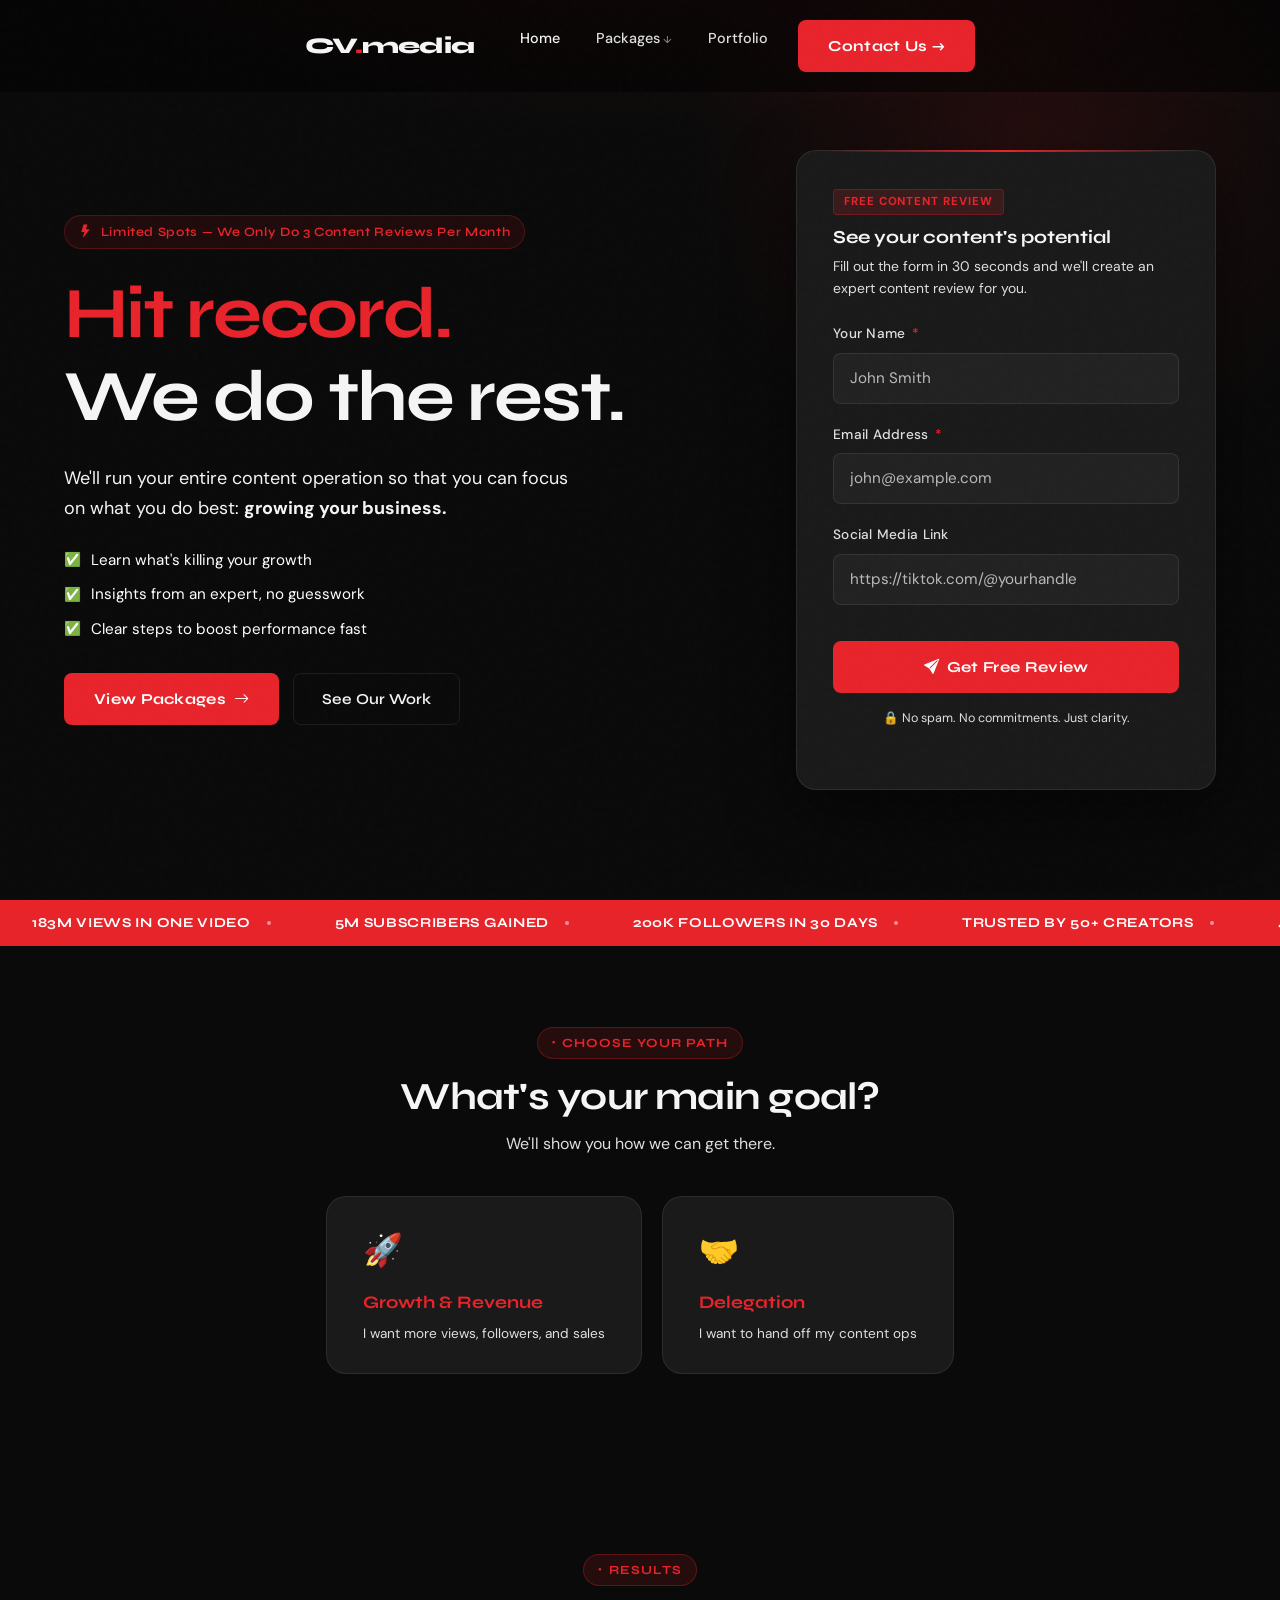
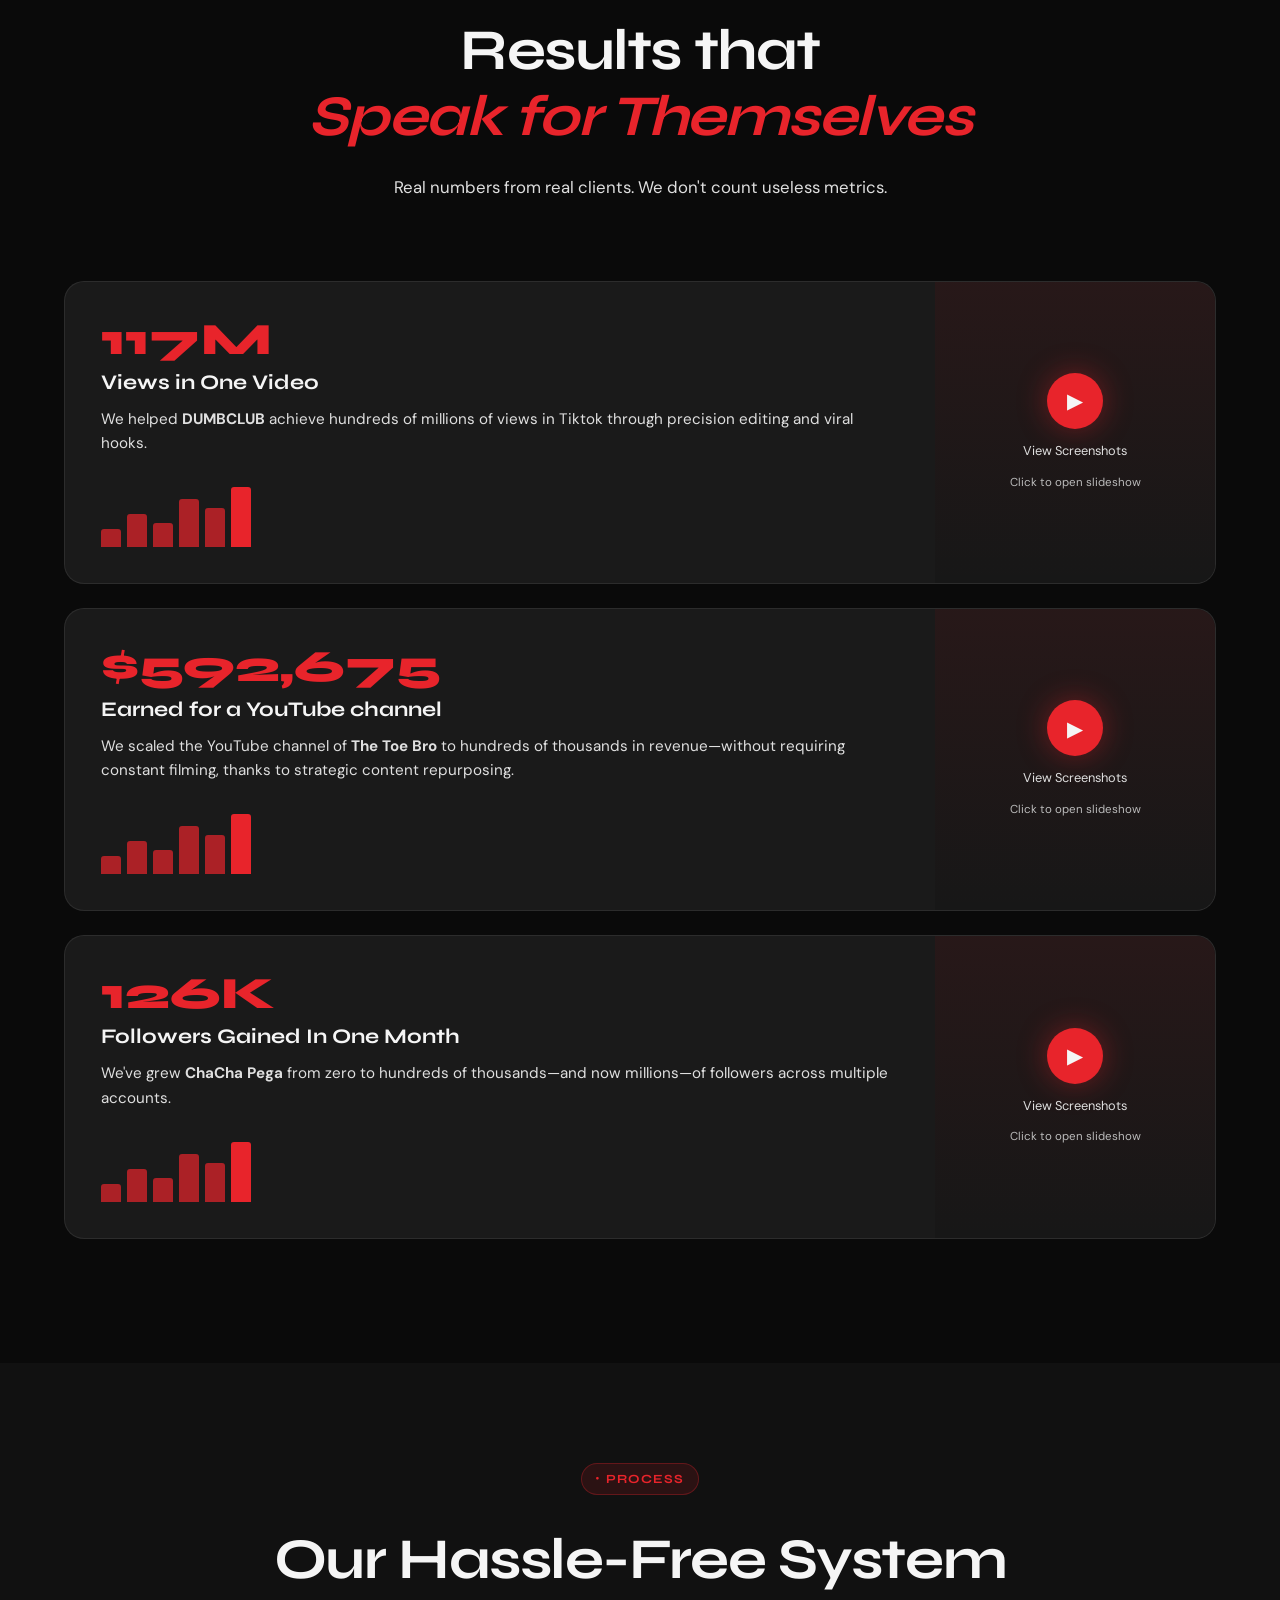
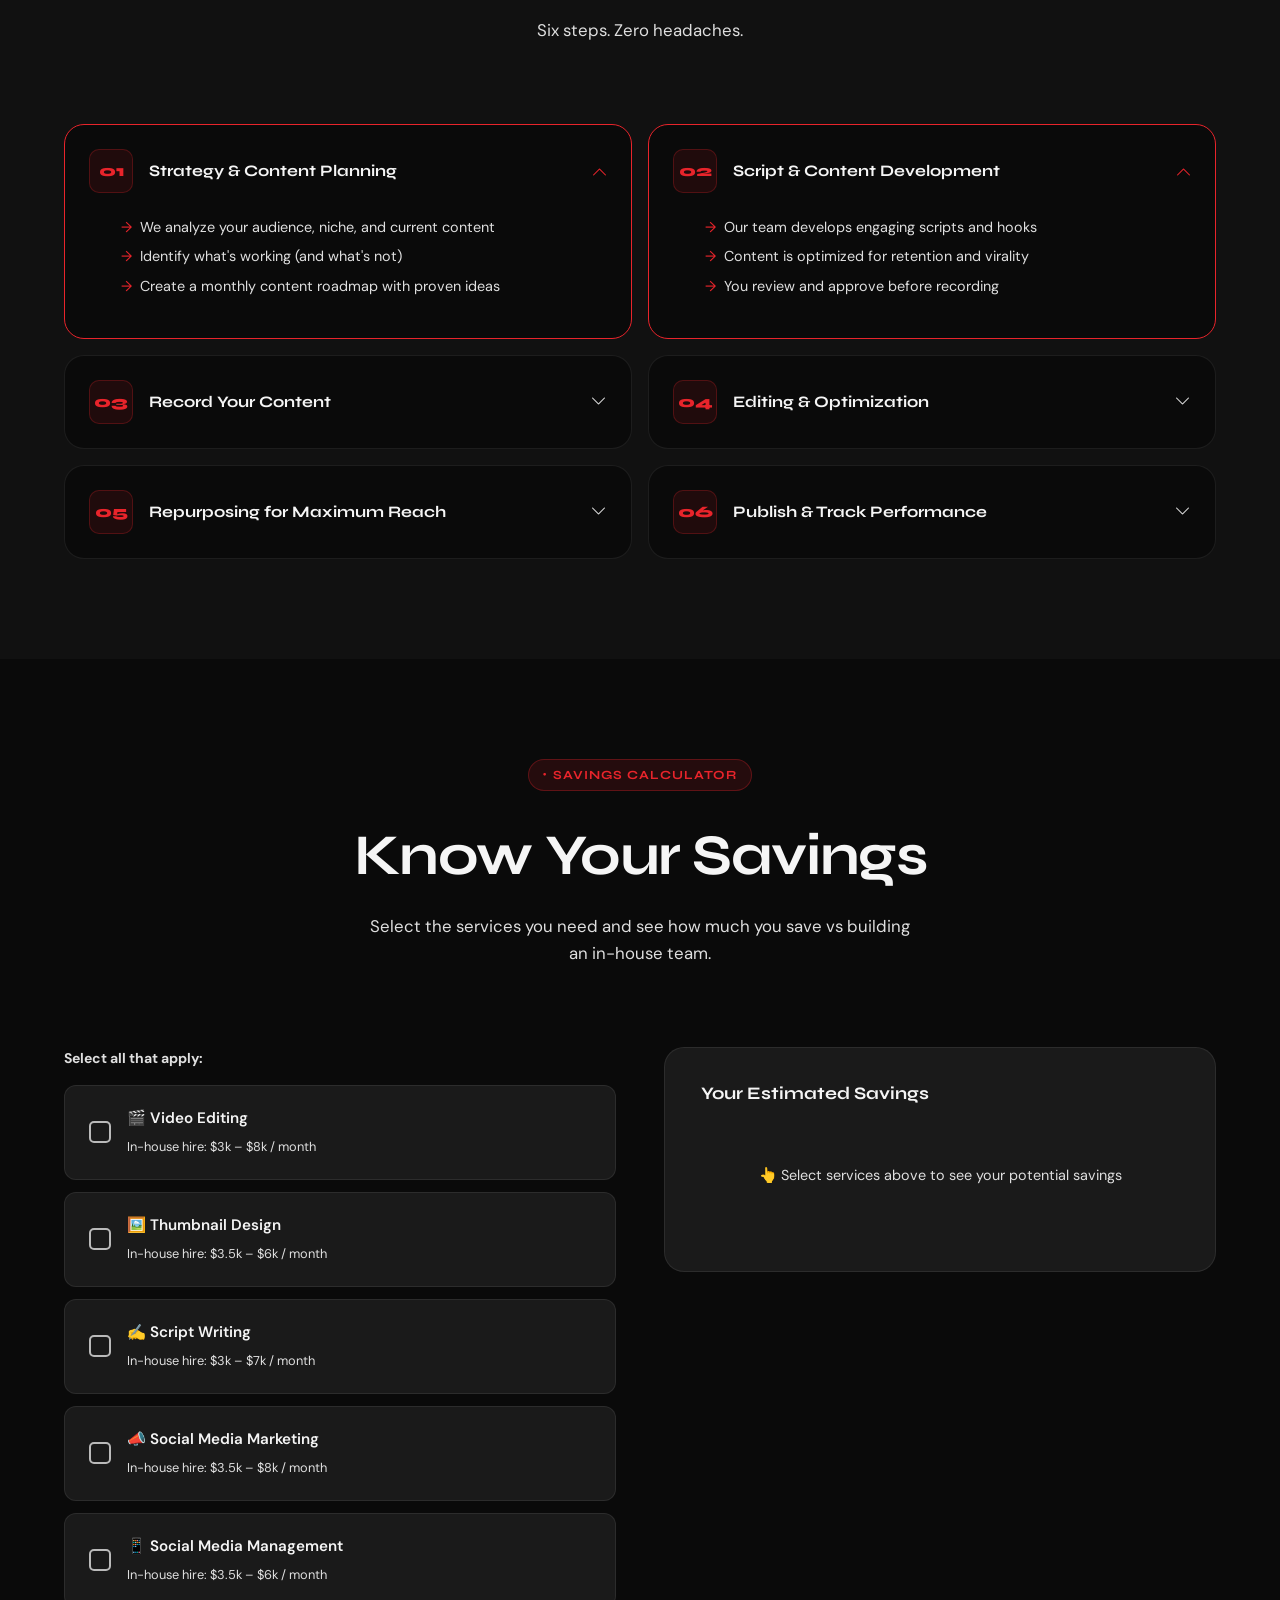
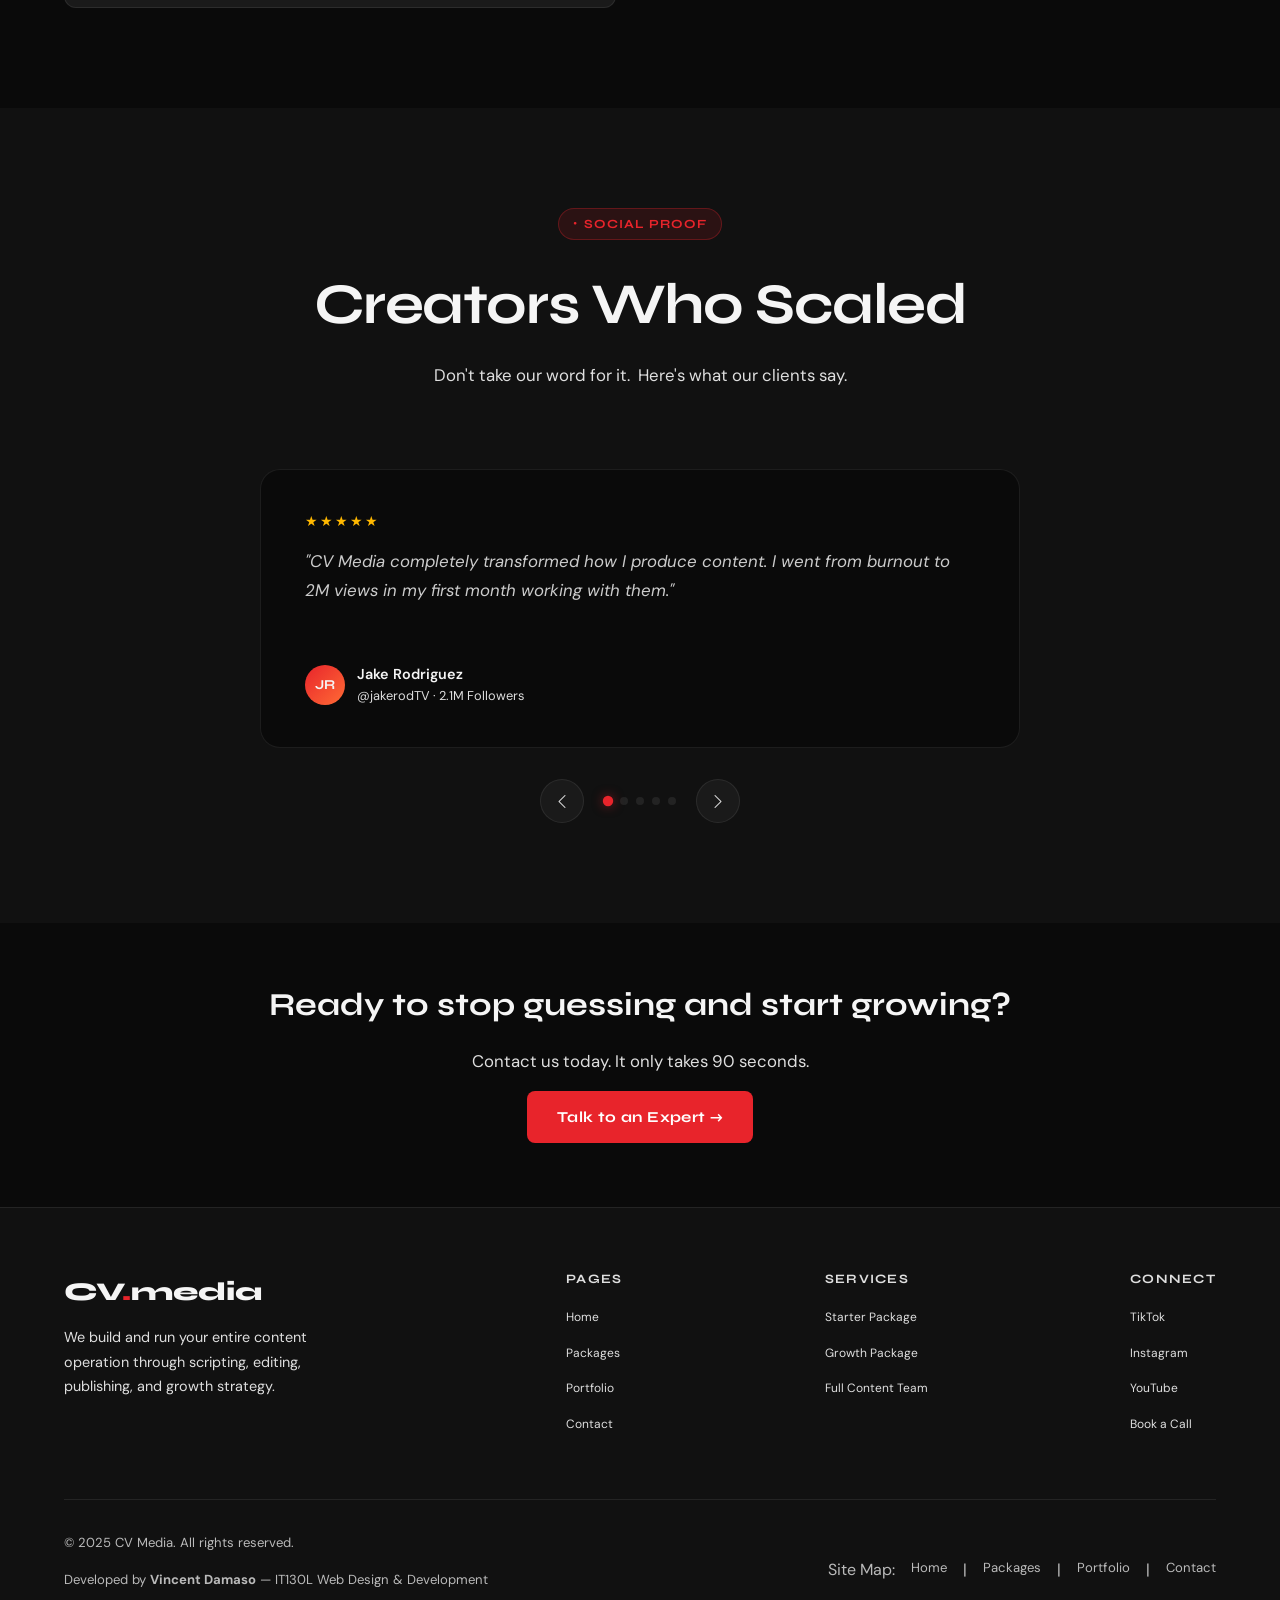
<file: index.html>
<!DOCTYPE html>
<html lang="en">
<head>
  <meta charset="UTF-8">
  <meta name="viewport" content="width=device-width, initial-scale=1.0">
  <meta name="description" content="CV Media — Scale your content without wasting money on an in-house team. We are a premium content creation agency.">
  <title>CV Media</title>

  <!-- Bootstrap 5 -->
  <link rel="stylesheet" href="https://cdn.jsdelivr.net/npm/bootstrap@5.3.3/dist/css/bootstrap.min.css">
  <!-- Bootstrap Icons -->
  <link rel="stylesheet" href="https://cdn.jsdelivr.net/npm/bootstrap-icons@1.11.3/font/bootstrap-icons.min.css">
  <!-- Custom CSS -->
  <link rel="stylesheet" href="css/style.css">
  <link rel="stylesheet" href="css/home.css">
</head>
<body>

<!-- ═══════════════════════════════ BAR ══════════════════════════════════ -->
<nav class="navbar" role="navigation" aria-label="Main navigation">
  <div class="nav-inner">
    <a href="index.html" class="nav-logo" aria-label="CV Media Home">CV<span>.</span>media</a>

    <ul class="nav-links" role="list">
      <li><a href="index.html" class="active">Home</a></li>
      <li class="nav-dropdown">
        <a href="packages.html">Packages</a>
        <div class="dropdown-menu" role="menu">
          <a href="packages.html#starter" role="menuitem"><span class="ico">🚀</span> Starter Package</a>
          <a href="packages.html#growth"  role="menuitem"><span class="ico">📈</span> Growth Package</a>
          <a href="packages.html#full"    role="menuitem"><span class="ico">👑</span> Full Content Team</a>
          <a href="packages.html#faq"     role="menuitem"><span class="ico">❓</span> FAQ</a>
        </div>
      </li>
      <li><a href="portfolio.html">Portfolio</a></li>
    </ul>

    <a href="contact.html" class="btn-primary nav-cta" aria-label="Contact Us">Contact Us →</a>

    <button class="nav-toggle" id="navToggle" aria-label="Open mobile menu" aria-expanded="false">
      <span></span><span></span><span></span>
    </button>
  </div>
</nav>

<!-- Mobile Nav -->
<div class="mobile-nav" id="mobileNav" role="dialog" aria-label="Mobile navigation">
  <button class="mobile-nav-close" id="mobileClose" aria-label="Close menu">×</button>
  <a href="index.html">Home</a>
  <a href="packages.html">Packages</a>
  <a href="portfolio.html">Portfolio</a>
  <a href="contact.html">Contact</a>
  <a href="contact.html" class="btn-primary mt-24">Book Free Review →</a>
</div>


<!-- ════════════════════════════════ HERO ═══════════════════════════════════ -->
<section class="hero bg-gradient-animated" id="home" aria-labelledby="heroHeading">
  <div class="hero-glow" aria-hidden="true"></div>
  <div class="container">
    <div class="hero-grid">

      <!-- Left: Copy -->
      <div class="hero-copy fade-up">
        <div class="hero-badge" aria-label="Limited spots available">
          <i class="bi bi-lightning-fill"></i> Limited Spots — We Only Do 3 Content Reviews Per Month
        </div>

        <h1 class="display-xl" id="heroHeading">
          <em>Hit record.</em><br>
          We do the rest.<br>
        </h1>

        <p class="body-lg" style="max-width:520px;">
          We'll run your entire content operation so that you can focus on what you do best: <b>growing your business.</b>
        </p>

        <ul class="hero-benefits" aria-label="Free review benefits">
          <li>Learn what's killing your growth</li>
          <li>Insights from an expert, no guesswork</li>
          <li>Clear steps to boost performance fast</li>
        </ul>

        <div class="hero-actions">
          <a href="packages.html" class="btn-primary">View Packages <i class="bi bi-arrow-right"></i></a>
          <a href="portfolio.html" class="btn-outline">See Our Work</a>
        </div>
      </div>

      <!-- Right: Form Card -->
      <div class="hero-form-card fade-up delay-2">
        <div class="free-badge">Free Content Review</div>
        <h3>See your content's potential</h3>
        <p>Fill out the form in 30 seconds and we'll create an expert content review for you.</p>

        <form id="heroForm" novalidate>
          <div class="form-group">
            <label for="heroName">Your Name <span class="req" aria-hidden="true">*</span></label>
            <input type="text" id="heroName" name="name" class="form-control" placeholder="John Smith" required autocomplete="name">
          </div>
          <div class="form-group">
            <label for="heroEmail">Email Address <span class="req" aria-hidden="true">*</span></label>
            <input type="email" id="heroEmail" name="email" class="form-control" placeholder="john@example.com" required autocomplete="email">
          </div>
          <div class="form-group">
            <label for="heroSocial">Social Media Link</label>
            <input type="url" id="heroSocial" name="social" class="form-control" placeholder="https://tiktok.com/@yourhandle">
          </div>
          <button type="submit" class="btn-primary w-100" style="justify-content:center; margin-top: 16px;">
            <i class="bi bi-send-fill"></i> Get Free Review
          </button>
        </form>

        <p class="body-sm mt-16 text-center" style="font-size:0.78rem;">
          🔒 No spam. No commitments. Just clarity.
        </p>
      </div>
    </div>
  </div>
</section>


<!-- ═══════════════════════════════ TICKER ══════════════════════════════════ -->
<div class="ticker-wrap" aria-hidden="true">
  <div class="ticker-track">
    <!-- Track is duplicated for seamless loop -->
    <div class="ticker-item"><span>183M Views in One Video</span><span class="ticker-dot"></span></div>
    <div class="ticker-item"><span>5M Subscribers Gained</span><span class="ticker-dot"></span></div>
    <div class="ticker-item"><span>200K Followers In 30 Days</span><span class="ticker-dot"></span></div>
    <div class="ticker-item"><span>Trusted by 50+ Creators</span><span class="ticker-dot"></span></div>
    <div class="ticker-item"><span>40+ Videos / Month</span><span class="ticker-dot"></span></div>
    <div class="ticker-item"><span>$0 Wasted on Hiring</span><span class="ticker-dot"></span></div>
    <div class="ticker-item"><span>Multi-Platform Growth</span><span class="ticker-dot"></span></div>
    <div class="ticker-item"><span>183M Views in One Video</span><span class="ticker-dot"></span></div>
    <div class="ticker-item"><span>5M Subscribers Gained</span><span class="ticker-dot"></span></div>
    <div class="ticker-item"><span>200K Followers In 30 Days</span><span class="ticker-dot"></span></div>
    <div class="ticker-item"><span>Trusted by 50+ Creators</span><span class="ticker-dot"></span></div>
    <div class="ticker-item"><span>40+ Videos / Month</span><span class="ticker-dot"></span></div>
    <div class="ticker-item"><span>$0 Wasted on Hiring</span><span class="ticker-dot"></span></div>
    <div class="ticker-item"><span>Multi-Platform Growth</span><span class="ticker-dot"></span></div>
  </div>
</div>


<!-- ════════════════════════════ SEGMENTATION ════════════════════════════ -->
<section class="segment-section section-sm" aria-labelledby="segHeading">
  <div class="container text-center">
    <div class="pill fade-in">Choose Your Path</div>
    <h2 class="display-md mt-16 fade-up" id="segHeading">What's your main goal?</h2>
    <p class="fade-up delay-1">We'll show you how we can get there.</p>

    <div class="segment-buttons mt-32">
      <button class="segment-btn fade-up delay-2" data-target="growthSection" aria-label="Navigate to Growth and Revenue section">
        <span class="seg-icon">🚀</span>
        <strong>Growth & Revenue</strong>
        <span>I want more views, followers, and sales</span>
      </button>
      <button class="segment-btn fade-up delay-3" data-target="processSection" aria-label="Navigate to Delegation section">
        <span class="seg-icon">🤝</span>
        <strong>Delegation</strong>
        <span>I want to hand off my content ops</span>
      </button>
    </div>
  </div>
</section>


<!-- ══════════════════════════ GROWTH SECTION ════════════════════════════ -->
<section class="section" id="growthSection" aria-labelledby="growthHeading" style="text-align: center;">
  <div class="container">
    <div class="section-header fade-up">
      <div class="pill">Results</div>
      <h2 class="display-lg mt-16" id="growthHeading">Results that<br><em class="text-red">Speak for Themselves</em></h2>
      <p>Real numbers from real clients. We don't count useless metrics.</p>
    </div>

    <div data-stagger>
      <!-- Card 1 -->
      <div class="growth-card">
        <div class="growth-card-content">
          <div class="stat" data-count="183" data-suffix="M">0M</div>
          <h3>Views in One Video</h3>
          <p>We helped <strong>DUMBCLUB</strong> achieve hundreds of millions of views in Tiktok through precision editing and viral hooks.</p>
          <div class="animated-bars" aria-hidden="true">
            <div class="bar"></div><div class="bar"></div><div class="bar"></div>
            <div class="bar"></div><div class="bar"></div><div class="bar"></div>
          </div>
        </div>
        <div
          class="growth-card-img growth-lightbox-trigger"
          role="button"
          tabindex="0"
          aria-label="Open DumbClub success screenshots"
          data-growth-lightbox-trigger
          data-lightbox-slides='[
            {
              "src": "./images/dumbclub-185M.avif",
              "alt": "DumbClub viral reel(185M views)",
              "caption": "Viral Reel\n(185M views)"
            },
            {
              "src": "./images/dumbclub-2.avif",
              "alt": "DumbClub viral reel (92M views)",
              "caption": "Viral Reel\n(92M views)"
            },
            {
              "src": "./images/dumbclub-3.avif",
              "alt": "DumbClub viral reel (60M views)",
              "caption": "Viral Reel\n(60M views)"
            }
          ]'
        >
          <div class="growth-lightbox-preview">
            <div class="play-icon" aria-hidden="true">▶</div>
            <p>View Screenshots</p>
            <span>Click to open slideshow</span>
          </div>
        </div>

      </div>

      <!-- Card 2 -->
      <div class="growth-card">
        <div class="growth-card-content">
          <div class="stat" data-count="939098" data-prefix="$"></div>
          <h3>Earned for a YouTube channel</h3>
          <p>We scaled the YouTube channel of <strong>The Toe Bro</strong> to hundreds of thousands in revenue—without requiring constant filming, thanks to strategic content repurposing.</p>
          <div class="animated-bars" aria-hidden="true">
            <div class="bar"></div><div class="bar"></div><div class="bar"></div>
            <div class="bar"></div><div class="bar"></div><div class="bar"></div>
          </div>
        </div>
        <div
          class="growth-card-img growth-lightbox-trigger"
          role="button"
          tabindex="0"
          aria-label="The Toe Bro success screenshots"
          data-growth-lightbox-trigger
          data-lightbox-slides='[
            {
              "src": "./images/toebro-1.avif",
              "alt": "YouTube Earnings",
              "caption": "YouTube Earnings"
            },
            {
              "src": "./images/toebro-2.avif",
              "alt": "YouTube Earnings",
              "caption": "Analytics Dashboard"
            }
          ]'
        >
          <div class="growth-lightbox-preview">
            <div class="play-icon" aria-hidden="true">▶</div>
            <p>View Screenshots</p>
            <span>Click to open slideshow</span>
          </div>
        </div>

      </div>

      <!-- Card 3 -->
            <div class="growth-card">
        <div class="growth-card-content">
          <div class="stat" data-count="200" data-suffix="K"></div>
          <h3>Followers Gained In One Month</h3>
          <p>We've grew <strong>ChaCha Pega</strong> from zero to hundreds of thousands—and now millions—of followers across multiple accounts.</p>
          <div class="animated-bars" aria-hidden="true">
            <div class="bar"></div><div class="bar"></div><div class="bar"></div>
            <div class="bar"></div><div class="bar"></div><div class="bar"></div>
          </div>
        </div>
        <div
          class="growth-card-img growth-lightbox-trigger"
          role="button"
          tabindex="0"
          aria-label="Open ChaCha Pega success screenshots"
          data-growth-lightbox-trigger
          data-lightbox-slides='[
            {
              "src": "./images/ccpega-1.avif",
              "alt": "ChaCha Pega Instagram Account",
              "caption": "Instagram Account"
            },
            {
              "src": "./images/ccpega-2.avif",
              "alt": "ChaCha Pega Facebook Account",
              "caption": "Facebook Account"
            },
            {
              "src": "./images/ccpega-3.avif",
              "alt": "ChaCha Pega Tiktok Videos",
              "caption": "Tiktok Videos"
            }
          ]'
        >
          <div class="growth-lightbox-preview">
            <div class="play-icon" aria-hidden="true">▶</div>
            <p>View Screenshots</p>
            <span>Click to open slideshow</span>
          </div>
        </div>

      </div>
    </div>
  </div>
</section>

<!-- ═══════════════════════ GROWTH LIGHTBOX MODAL ═══════════════════════ -->
<div class="growth-lightbox-overlay" id="growthLightboxOverlay" role="dialog" aria-modal="true" aria-label="DumbClub screenshot lightbox">
  <div class="growth-lightbox-content">
    <button class="growth-lightbox-close" aria-label="Close lightbox">×</button>
    <button class="growth-lightbox-nav growth-lightbox-prev" aria-label="Previous image">‹</button>
    <button class="growth-lightbox-nav growth-lightbox-next" aria-label="Next image">›</button>

    <figure class="growth-lightbox-frame">
      <img class="growth-lightbox-img" alt="">
    </figure>

    <p class="growth-lightbox-caption"></p>
    <p class="growth-lightbox-counter" aria-live="polite"></p>
  </div>
</div>

<!-- ═══════════════════════════ PROCESS SECTION ══════════════════════════ -->
<section class="section process-section" id="processSection" aria-labelledby="processHeading">
  <div class="container">
    <div class="section-header text-center fade-up">
      <div class="pill">Process</div>
      <h2 class="display-lg mt-16" id="processHeading">Our Hassle-Free System</h2>
      <p>Six steps. Zero headaches.</p>
    </div>

    <div class="process-grid" role="list">
      <!-- Step 1 -->
      <div class="process-step fade-up" role="listitem">
        <div class="step-header" tabindex="0" role="button" aria-expanded="true">
          <div class="step-num">01</div>
          <div class="step-title">Strategy & Content Planning</div>
          <span class="step-arrow bi bi-chevron-down"></span>
        </div>
        <div class="step-body" aria-hidden="false">
          <ul>
            <li>We analyze your audience, niche, and current content</li>
            <li>Identify what's working (and what's not)</li>
            <li>Create a monthly content roadmap with proven ideas</li>
          </ul>
        </div>
      </div>

      <!-- Step 2 -->
      <div class="process-step fade-up delay-1" role="listitem">
        <div class="step-header" tabindex="0" role="button" aria-expanded="false">
          <div class="step-num">02</div>
          <div class="step-title">Script & Content Development</div>
          <span class="step-arrow bi bi-chevron-down"></span>
        </div>
        <div class="step-body">
          <ul>
            <li>Our team develops engaging scripts and hooks</li>
            <li>Content is optimized for retention and virality</li>
            <li>You review and approve before recording</li>
          </ul>
        </div>
      </div>

      <!-- Step 3 -->
      <div class="process-step fade-up delay-2" role="listitem">
        <div class="step-header" tabindex="0" role="button" aria-expanded="false">
          <div class="step-num">03</div>
          <div class="step-title">Record Your Content</div>
          <span class="step-arrow bi bi-chevron-down"></span>
        </div>
        <div class="step-body">
          <ul>
            <li>You simply film using the approved script</li>
            <li>We provide guidance on shots, visuals, and structure</li>
            <li>Send us the footage when you're done</li>
          </ul>
        </div>
      </div>

      <!-- Step 4 -->
      <div class="process-step fade-up delay-3" role="listitem">
        <div class="step-header" tabindex="0" role="button" aria-expanded="false">
          <div class="step-num">04</div>
          <div class="step-title">Editing & Optimization</div>
          <span class="step-arrow bi bi-chevron-down"></span>
        </div>
        <div class="step-body">
          <ul>
            <li>Professional editing for pacing and engagement</li>
            <li>Captions, motion graphics, and sound design</li>
            <li>Optimized for each platform (TikTok, Reels, Shorts, etc.)</li>
          </ul>
        </div>
      </div>

      <!-- Step 5 -->
      <div class="process-step fade-up delay-2" role="listitem">
        <div class="step-header" tabindex="0" role="button" aria-expanded="false">
          <div class="step-num">05</div>
          <div class="step-title">Repurposing for Maximum Reach</div>
          <span class="step-arrow bi bi-chevron-down"></span>
        </div>
        <div class="step-body">
          <ul>
            <li>One video becomes multiple pieces of content</li>
            <li>Clips formatted for all major social platforms</li>
            <li>More content without more filming</li>
          </ul>
        </div>
      </div>

      <!-- Step 6 -->
      <div class="process-step fade-up delay-3" role="listitem">
        <div class="step-header" tabindex="0" role="button" aria-expanded="false">
          <div class="step-num">06</div>
          <div class="step-title">Publish & Track Performance</div>
          <span class="step-arrow bi bi-chevron-down"></span>
        </div>
        <div class="step-body">
          <ul>
            <li>We help optimize titles, captions, and thumbnails</li>
            <li>Track performance metrics and audience engagement</li>
            <li>Use insights to improve future content</li>
          </ul>
        </div>
      </div>
    </div>
  </div>
</section>


<!-- ══════════════════════════ CALCULATOR SECTION ════════════════════════ -->
<section class="section calculator-section" id="calculatorSection" aria-labelledby="calcHeading">
  <div class="container">
    <div class="section-header fade-up">
      <div class="pill">Savings Calculator</div>
      <h2 class="display-lg mt-16" id="calcHeading">Know Your Savings</h2>
      <p>Select the services you need and see how much you save vs building an in-house team.</p>
    </div>

    <div class="calc-grid">
      <!-- Service checkboxes -->
      <div>
        <p class="body-sm mb-3"><b>Select all that apply:</b></p>
        <div class="service-cards" role="group" aria-label="Service selection">

          <div class="service-card" data-service="editing" role="checkbox" aria-checked="false" tabindex="0">
            <div class="service-checkbox" aria-hidden="true"></div>
            <div class="service-info">
              <strong>🎬 Video Editing</strong>
              <span>In-house hire: $3k – $8k / month</span>
            </div>
          </div>

          <div class="service-card" data-service="thumbnail" role="checkbox" aria-checked="false" tabindex="0">
            <div class="service-checkbox" aria-hidden="true"></div>
            <div class="service-info">
              <strong>🖼️ Thumbnail Design</strong>
              <span>In-house hire: $3.5k – $6k / month</span>
            </div>
          </div>

          <div class="service-card" data-service="script" role="checkbox" aria-checked="false" tabindex="0">
            <div class="service-checkbox" aria-hidden="true"></div>
            <div class="service-info">
              <strong>✍️ Script Writing</strong>
              <span>In-house hire: $3k – $7k / month</span>
            </div>
          </div>

          <div class="service-card" data-service="smm" role="checkbox" aria-checked="false" tabindex="0">
            <div class="service-checkbox" aria-hidden="true"></div>
            <div class="service-info">
              <strong>📣 Social Media Marketing</strong>
              <span>In-house hire: $3.5k – $8k / month</span>
            </div>
          </div>

          <div class="service-card" data-service="smgr" role="checkbox" aria-checked="false" tabindex="0">
            <div class="service-checkbox" aria-hidden="true"></div>
            <div class="service-info">
              <strong>📱 Social Media Management</strong>
              <span>In-house hire: $3.5k – $6k / month</span>
            </div>
          </div>
        </div>
      </div>

      <!-- Result panel -->
      <div class="calc-result" aria-live="polite">
        <h3>Your Estimated Savings</h3>

        <div class="calc-empty" id="calcEmpty">
          <p>👆 Select services above to see your potential savings</p>
        </div>

        <div id="calcResult" style="display:none;">
          <div class="calc-line">
            <span class="label">In-house team cost</span>
            <span class="value label" id="calcIh">—</span>
          </div>
          <div class="calc-line">
            <span class="label">Cost with CV Media</span>
            <span class="value text-red" id="calcUs">—</span>
          </div>
          <div class="calc-savings">
            <span class="save-amount" id="calcSaveBig">—</span>
            <p>potential savings per month</p>
          </div>
          <p class="body-sm text-center mt-16">
            <i>Based on average global market rates. Actual pricing may vary.</i>
          </p>
          <a href="contact.html" class="btn-primary w-100 mt-16" style="justify-content:center;">
            Get Exact Pricing →
          </a>
        </div>
      </div>
    </div>
  </div>
</section>


<!-- ═══════════════════════════ TESTIMONIALS ═════════════════════════════ -->
<section class="section testimonials-section" aria-labelledby="testHeading">
  <div class="container">
    <div class="section-header text-center fade-up">
      <div class="pill">Social Proof</div>
      <h2 class="display-lg mt-16" id="testHeading">Creators Who Scaled</h2>
      <p>Don't take our word for it. &nbsp;Here's what our clients say.</p>
    </div>

    <div class="testimonials-slideshow" aria-label="Customer testimonials slideshow">

      <!-- Slides -->
      <div class="ts-track" id="tsTrack">

        <div class="testimonial-card ts-slide">
          <div class="stars" aria-label="5 out of 5 stars">★★★★★</div>
          <blockquote>"CV Media completely transformed how I produce content. I went from burnout to 2M views in my first month working with them."</blockquote>
          <div class="testimonial-author">
            <div class="author-avatar" aria-hidden="true">JR</div>
            <div>
              <div class="author-name">Jake Rodriguez</div>
              <div class="author-handle">@jakerodTV · 2.1M Followers</div>
            </div>
          </div>
        </div>

        <div class="testimonial-card ts-slide">
          <div class="stars" aria-label="5 out of 5 stars">★★★★★</div>
          <blockquote>"I was spending $14,000 a month on editors, designers, and a social manager. CV Media replaced all three for a fraction of the cost and the quality is honestly better. The ROI has been really good."</blockquote>
          <div class="testimonial-author">
            <div class="author-avatar" aria-hidden="true">SC</div>
            <div>
              <div class="author-name">Sarah Chen</div>
              <div class="author-handle">CEO, Lumina Fitness — 890K Followers</div>
            </div>
          </div>
        </div>

        <div class="testimonial-card ts-slide">
          <div class="stars" aria-label="5 out of 5 stars">★★★★★</div>
          <blockquote>"My channel hit 5M subscribers working with these guys. The strategy, hooks, and editing are all on point."</blockquote>
          <div class="testimonial-author">
            <div class="author-avatar" style="background: linear-gradient(135deg,#1e40af,#3b82f6)" aria-hidden="true">MT</div>
            <div>
              <div class="author-name">Marcus Taylor</div>
              <div class="author-handle">@marcusmakes · 5.3M Subscribers</div>
            </div>
          </div>
        </div>

        <div class="testimonial-card ts-slide">
          <div class="stars" aria-label="5 out of 5 stars">★★★★★</div>
          <blockquote>"Fast, professional, and results-driven. Best content investment I've ever made. My engagement tripled in 60 days."</blockquote>
          <div class="testimonial-author">
            <div class="author-avatar" style="background: linear-gradient(135deg,#065f46,#10b981)" aria-hidden="true">AL</div>
            <div>
              <div class="author-name">Aisha Lim</div>
              <div class="author-handle">@aishacreates · 450K Followers</div>
            </div>
          </div>
        </div>

        <div class="testimonial-card ts-slide">
          <div class="stars" aria-label="5 out of 5 stars">★★★★★</div>
          <blockquote>"The team at CV Media feels like a real extension of my brand. They understand my voice, my audience, and they consistently deliver content that performs. I'm 100% delegated now and my revenue is up 340%."</blockquote>
          <div class="testimonial-author">
            <div class="author-avatar" style="background: linear-gradient(135deg,#7c3aed,#a855f7)" aria-hidden="true">DP</div>
            <div>
              <div class="author-name">David Park</div>
              <div class="author-handle">DK Finance — 1.8M Subscribers</div>
            </div>
          </div>
        </div>

      </div><!-- /.ts-track -->

      <!-- Controls -->
      <div class="ts-controls" aria-label="Slideshow controls">
        <button class="ts-btn ts-prev" id="tsPrev" aria-label="Previous testimonial">
          <i class="bi bi-chevron-left"></i>
        </button>
        <div class="ts-dots" id="tsDots" role="tablist" aria-label="Testimonial navigation"></div>
        <button class="ts-btn ts-next" id="tsNext" aria-label="Next testimonial">
          <i class="bi bi-chevron-right"></i>
        </button>
      </div>

      </div>
    </div>
  </div>
</section>


<!-- ═══════════════════════════════ CTA STRIP ════════════════════════════ -->
<section class="cta-strip" aria-labelledby="ctaHeading">
  <div class="container section-header text-center" style="position:relative; z-index:1; margin-top: 64px;">
    <h2 id="ctaHeading">Ready to stop guessing and start growing?</h2>
    <p>Contact us today. It only takes 90 seconds.</p>
    <a href="contact.html" class="btn-primary" aria-label="Book your free review">
      Talk to an Expert →
    </a>
  </div>
</section>


<!-- ════════════════════════════════ FOOTER ══════════════════════════════ -->
<footer role="contentinfo">
  <div class="footer-inner">
    <div class="footer-top">
      <div class="footer-brand">
        <div class="logo">CV<span>.</span>media</div>
        <p>We build and run your entire content operation through scripting, editing, publishing, and growth strategy.</p>
      </div>

      <div class="footer-links">
        <h4>Pages</h4>
        <ul role="list">
          <li><a href="index.html">Home</a></li>
          <li><a href="packages.html">Packages</a></li>
          <li><a href="portfolio.html">Portfolio</a></li>
          <li><a href="contact.html">Contact</a></li>
        </ul>
      </div>

      <div class="footer-links">
        <h4>Services</h4>
        <ul role="list">
          <li><a href="packages.html#starter">Starter Package</a></li>
          <li><a href="packages.html#growth">Growth Package</a></li>
          <li><a href="packages.html#full">Full Content Team</a></li>
        </ul>
      </div>

      <div class="footer-links">
        <h4>Connect</h4>
        <ul role="list">
          <li><a href="#" aria-label="CV Media on TikTok">TikTok</a></li>
          <li><a href="#" aria-label="CV Media on Instagram">Instagram</a></li>
          <li><a href="#" aria-label="CV Media on YouTube">YouTube</a></li>
          <li><a href="contact.html">Book a Call</a></li>
        </ul>
      </div>
    </div>

    <div class="footer-bottom">
      <div>
        <p>© 2025 CV Media. All rights reserved.</p>
        <p class="mt-8">Developed by <strong>Vincent Damaso</strong> — IT130L Web Design & Development</p>
      </div>

      <!-- Sitemap -->
      <nav class="sitemap" aria-label="Site map">
        <span>Site Map:</span>
        <a href="index.html">Home</a><span>|</span>
        <a href="packages.html">Packages</a><span>|</span>
        <a href="portfolio.html">Portfolio</a><span>|</span>
        <a href="contact.html">Contact</a>
      </nav>
    </div>
  </div>
</footer>


<!-- ═══════════════════════════ HERO THANK YOU MODAL ══════════════════════ -->
<div class="modal-overlay" id="heroThankYou" role="dialog" aria-modal="true" aria-labelledby="tyHeroTitle">
  <div class="modal-box text-center">
    <button class="modal-close" aria-label="Close">×</button>
    <div style="font-size:3rem;margin-bottom:16px;">🎉</div>
    <h3 id="tyHeroTitle" class="display-md">You're In!</h3>
    <p class="mt-16">Your free review request has been received. We'll reach out within 24-72 hours with your personalized content breakdown.</p>
    <a href="https://calendly.com/" class="btn-primary mt-32" target="_blank" rel="noopener">Book Your Strategy Call →</a>
  </div>
</div>


<!-- ════════════════════════════════ SCRIPTS ═════════════════════════════ -->
<script src="https://cdn.jsdelivr.net/npm/bootstrap@5.3.3/dist/js/bootstrap.bundle.min.js"></script>
<script src="js/main.js"></script>
</body>
</html>
</file>
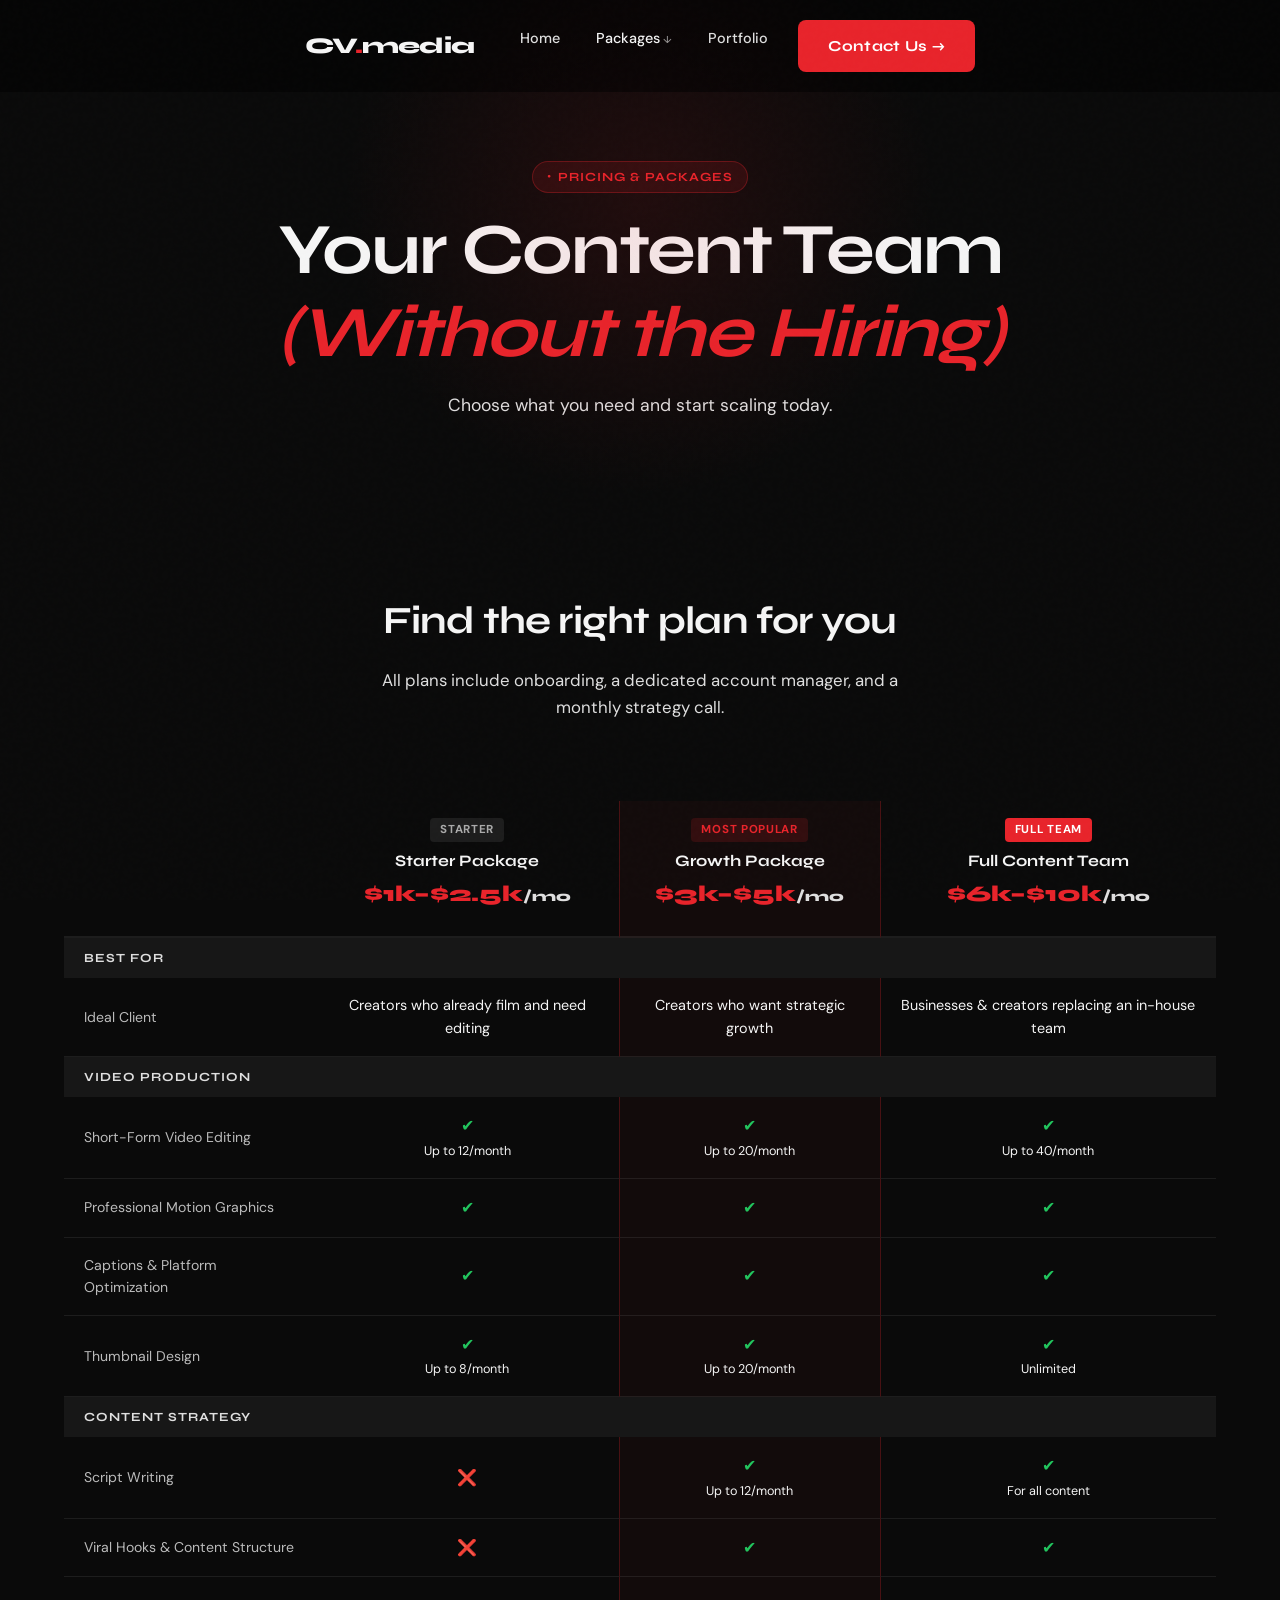
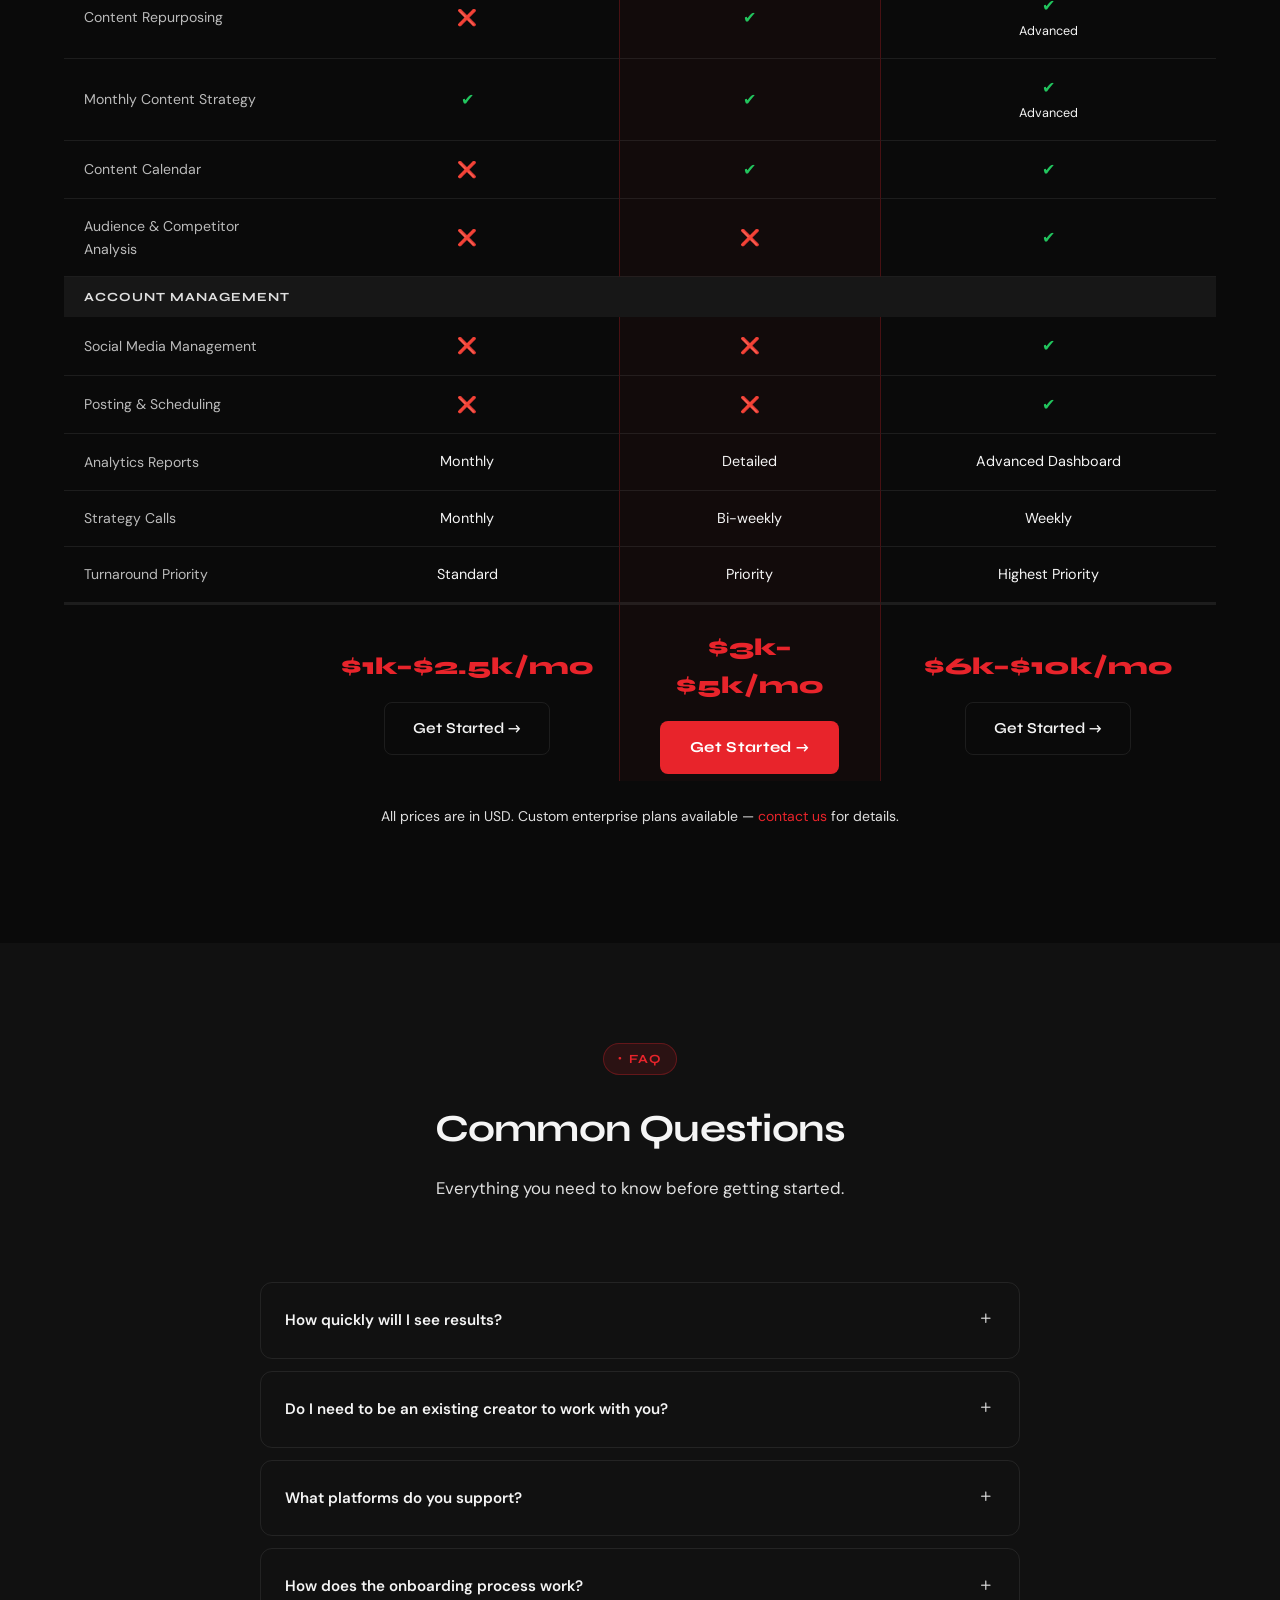
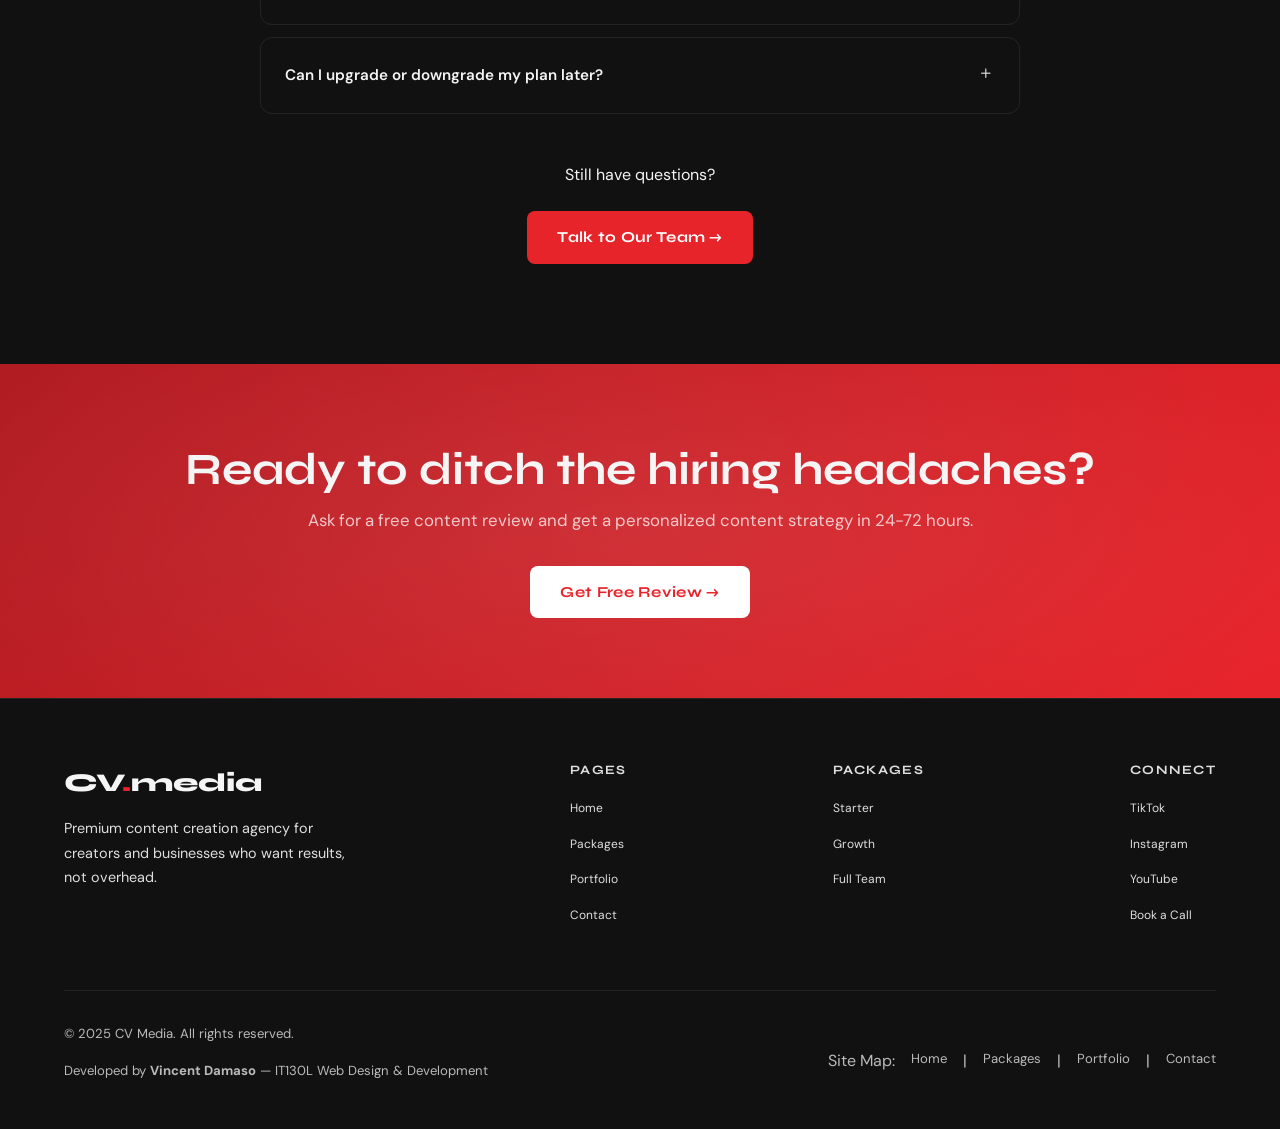
<file: packages.html>
<!DOCTYPE html>
<html lang="en">
<head>
  <meta charset="UTF-8">
  <meta name="viewport" content="width=device-width, initial-scale=1.0">
  <meta name="description" content="CV Media Packages — Starter, Growth, and Full Content Team plans for creators and businesses.">
  <title>Packages — CV Media</title>
  <link rel="stylesheet" href="https://cdn.jsdelivr.net/npm/bootstrap@5.3.3/dist/css/bootstrap.min.css">
  <link rel="stylesheet" href="https://cdn.jsdelivr.net/npm/bootstrap-icons@1.11.3/font/bootstrap-icons.min.css">
  <link rel="stylesheet" href="css/style.css">
  <link rel="stylesheet" href="css/pages.css">
</head>
<body>

<!-- ═══════════════════════════════ NAVBAR ══════════════════════════════════ -->
<nav class="navbar" role="navigation" aria-label="Main navigation">
  <div class="nav-inner">
    <a href="index.html" class="nav-logo">CV<span>.</span>media</a>
    <ul class="nav-links" role="list">
      <li><a href="index.html">Home</a></li>
      <li class="nav-dropdown">
        <a href="packages.html" class="active">Packages</a>
        <div class="dropdown-menu" role="menu">
          <a href="#starter" role="menuitem"><span class="ico">🚀</span> Starter Package</a>
          <a href="#growth"  role="menuitem"><span class="ico">📈</span> Growth Package</a>
          <a href="#full"    role="menuitem"><span class="ico">👑</span> Full Content Team</a>
          <a href="#faq"     role="menuitem"><span class="ico">❓</span> FAQ</a>
        </div>
      </li>
      <li><a href="portfolio.html">Portfolio</a></li>
    </ul>
    <a href="contact.html" class="btn-primary nav-cta">Contact Us →</a>
    <button class="nav-toggle" id="navToggle" aria-label="Open mobile menu">
      <span></span><span></span><span></span>
    </button>
  </div>
</nav>
<div class="mobile-nav" id="mobileNav" role="dialog" aria-label="Mobile navigation">
  <button class="mobile-nav-close" id="mobileClose" aria-label="Close menu">×</button>
  <a href="index.html">Home</a>
  <a href="packages.html">Packages</a>
  <a href="portfolio.html">Portfolio</a>
  <a href="contact.html">Contact</a>
  <a href="contact.html" class="btn-primary mt-24">Book Free Review →</a>
</div>

<!-- PAGE HERO -->
<section class="page-hero" aria-labelledby="packagesHeroTitle">
  <div class="container">
    <div class="pill fade-in">Pricing & Packages</div>
    <h1 class="display-xl mt-16 fade-up" id="packagesHeroTitle">
      Your Content Team<br><em class="text-red">(Without the Hiring)</em>
    </h1>
    <p class="fade-up delay-1">Choose what you need and start scaling today.</p>
  </div>
</section>

<!-- ══════════════════════════ PACKAGES TABLE ════════════════════════════ -->
<section class="section packages-section" id="packages" aria-labelledby="tableHeading">
  <div class="container">
    <div class="section-header text-center fade-up">
      <h2 class="display-md" id="tableHeading">Find the right plan for you</h2>
      <p>All plans include onboarding, a dedicated account manager, and a monthly strategy call.</p>
    </div>

    <div class="packages-table-wrap fade-up">
      <table class="packages-table" role="table" aria-label="Package comparison table">
        <caption class="visually-hidden">Comparison of Starter, Growth, and Full Content Team packages</caption>
        <thead>
          <tr>
            <th scope="col"></th>
            <th scope="col" id="starter">
              <div class="pkg-header">
                <div class="pkg-label starter">Starter</div>
                <h3>Starter Package</h3>
                <div class="pkg-price">$1k–$2.5k<small>/mo</small></div>
              </div>
            </th>
            <th scope="col" id="growth">
              <div class="pkg-header">
                <div class="pkg-label growth">Most Popular</div>
                <h3>Growth Package</h3>
                <div class="pkg-price">$3k–$5k<small>/mo</small></div>
              </div>
            </th>
            <th scope="col" id="full">
              <div class="pkg-header">
                <div class="pkg-label full">Full Team</div>
                <h3>Full Content Team</h3>
                <div class="pkg-price">$6k–$10k<small>/mo</small></div>
              </div>
            </th>
          </tr>
        </thead>
        <tbody>
          <tr class="category-row">
            <td colspan="4">Best For</td>
          </tr>
          <tr>
            <td class="feature-name" scope="row">Ideal Client</td>
            <td>Creators who already film and need editing</td>
            <td>Creators who want strategic growth</td>
            <td>Businesses & creators replacing an in-house team</td>
          </tr>

          <tr class="category-row">
            <td colspan="4">Video Production</td>
          </tr>
          <tr>
            <td class="feature-name" scope="row">Short-Form Video Editing</td>
            <td><span class="check">✔</span><br><small>Up to 12/month</small></td>
            <td><span class="check">✔</span><br><small>Up to 20/month</small></td>
            <td><span class="check">✔</span><br><small>Up to 40/month</small></td>
          </tr>
          <tr>
            <td class="feature-name" scope="row">Professional Motion Graphics</td>
            <td><span class="check">✔</span></td>
            <td><span class="check">✔</span></td>
            <td><span class="check">✔</span></td>
          </tr>
          <tr>
            <td class="feature-name" scope="row">Captions & Platform Optimization</td>
            <td><span class="check">✔</span></td>
            <td><span class="check">✔</span></td>
            <td><span class="check">✔</span></td>
          </tr>
          <tr>
            <td class="feature-name" scope="row">Thumbnail Design</td>
            <td><span class="check">✔</span><br><small>Up to 8/month</small></td>
            <td><span class="check">✔</span><br><small>Up to 20/month</small></td>
            <td><span class="check">✔</span><br><small>Unlimited</small></td>
          </tr>

          <tr class="category-row">
            <td colspan="4">Content Strategy</td>
          </tr>
          <tr>
            <td class="feature-name" scope="row">Script Writing</td>
            <td><span class="cross">❌</span></td>
            <td><span class="check">✔</span><br><small>Up to 12/month</small></td>
            <td><span class="check">✔</span><br><small>For all content</small></td>
          </tr>
          <tr>
            <td class="feature-name" scope="row">Viral Hooks & Content Structure</td>
            <td><span class="cross">❌</span></td>
            <td><span class="check">✔</span></td>
            <td><span class="check">✔</span></td>
          </tr>
          <tr>
            <td class="feature-name" scope="row">Content Repurposing</td>
            <td><span class="cross">❌</span></td>
            <td><span class="check">✔</span></td>
            <td><span class="check">✔</span><br><small>Advanced</small></td>
          </tr>
          <tr>
            <td class="feature-name" scope="row">Monthly Content Strategy</td>
            <td><span class="check">✔</span></td>
            <td><span class="check">✔</span></td>
            <td><span class="check">✔</span><br><small>Advanced</small></td>
          </tr>
          <tr>
            <td class="feature-name" scope="row">Content Calendar</td>
            <td><span class="cross">❌</span></td>
            <td><span class="check">✔</span></td>
            <td><span class="check">✔</span></td>
          </tr>
          <tr>
            <td class="feature-name" scope="row">Audience & Competitor Analysis</td>
            <td><span class="cross">❌</span></td>
            <td><span class="cross">❌</span></td>
            <td><span class="check">✔</span></td>
          </tr>

          <tr class="category-row">
            <td colspan="4">Account Management</td>
          </tr>
          <tr>
            <td class="feature-name" scope="row">Social Media Management</td>
            <td><span class="cross">❌</span></td>
            <td><span class="cross">❌</span></td>
            <td><span class="check">✔</span></td>
          </tr>
          <tr>
            <td class="feature-name" scope="row">Posting & Scheduling</td>
            <td><span class="cross">❌</span></td>
            <td><span class="cross">❌</span></td>
            <td><span class="check">✔</span></td>
          </tr>
          <tr>
            <td class="feature-name" scope="row">Analytics Reports</td>
            <td>Monthly</td>
            <td>Detailed</td>
            <td>Advanced Dashboard</td>
          </tr>
          <tr>
            <td class="feature-name" scope="row">Strategy Calls</td>
            <td>Monthly</td>
            <td>Bi-weekly</td>
            <td>Weekly</td>
          </tr>
          <tr>
            <td class="feature-name" scope="row">Turnaround Priority</td>
            <td>Standard</td>
            <td>Priority</td>
            <td>Highest Priority</td>
          </tr>

          <tr class="price-row">
            <td></td>
            <td>
              <div class="big-price">$1k–$2.5k/mo</div>
              <a href="contact.html" class="btn-outline mt-16" style="display:inline-flex;">Get Started →</a>
            </td>
            <td>
              <div class="big-price">$3k–$5k/mo</div>
              <a href="contact.html" class="btn-primary mt-16" style="display:inline-flex;">Get Started →</a>
            </td>
            <td>
              <div class="big-price">$6k–$10k/mo</div>
              <a href="contact.html" class="btn-outline mt-16" style="display:inline-flex;">Get Started →</a>
            </td>
          </tr>
        </tbody>
      </table>
    </div>

    <p class="text-center body-sm mt-24 fade-up">All prices are in USD. Custom enterprise plans available — <a href="contact.html" style="color:var(--clr-red);">contact us</a> for details.</p>
  </div>
</section>


<!-- ══════════════════════════════ FAQ SECTION ════════════════════════════ -->
<section class="section faq-section" id="faq" aria-labelledby="faqHeading">
  <div class="container">
    <div class="section-header text-center fade-up">
      <div class="pill">FAQ</div>
      <h2 class="display-md mt-16" id="faqHeading">Common Questions</h2>
      <p>Everything you need to know before getting started.</p>
    </div>

    <div class="faq-list fade-up">

      <div class="faq-item">
        <div class="faq-question" tabindex="0" role="button" aria-expanded="false">
          How quickly will I see results?
          <span class="faq-icon bi bi-plus"></span>
        </div>
        <div class="faq-answer" aria-hidden="true">
          Most clients see measurable improvement in engagement within the first 30 days. Growth in subscribers and revenue typically becomes significant between 60–90 days, depending on your niche, current audience size, and consistency of content output.
        </div>
      </div>

      <div class="faq-item">
        <div class="faq-question" tabindex="0" role="button" aria-expanded="false">
          Do I need to be an existing creator to work with you?
          <span class="faq-icon bi bi-plus"></span>
        </div>
        <div class="faq-answer" aria-hidden="true">
          Not at all. We work with businesses, personal brands, and creators at every stage — including those just starting out. Our Growth and Full Content Team packages are especially suited for brand-new channels that need a fast, strategic launch.
        </div>
      </div>

      <div class="faq-item">
        <div class="faq-question" tabindex="0" role="button" aria-expanded="false">
          What platforms do you support?
          <span class="faq-icon bi bi-plus"></span>
        </div>
        <div class="faq-answer" aria-hidden="true">
          We create content optimized for TikTok, Instagram Reels, YouTube Shorts, LinkedIn, X (Twitter), and Facebook. All videos are formatted specifically for each platform's algorithm and aspect ratio requirements.
        </div>
      </div>

      <div class="faq-item">
        <div class="faq-question" tabindex="0" role="button" aria-expanded="false">
          How does the onboarding process work?
          <span class="faq-icon bi bi-plus"></span>
        </div>
        <div class="faq-answer" aria-hidden="true">
          After signing up, you'll have a 60-minute onboarding call with your dedicated account manager. We'll audit your existing content, define your brand voice, set KPIs, and build your first content calendar — all within 48 hours of signing.
        </div>
      </div>

      <div class="faq-item">
        <div class="faq-question" tabindex="0" role="button" aria-expanded="false">
          Can I upgrade or downgrade my plan later?
          <span class="faq-icon bi bi-plus"></span>
        </div>
        <div class="faq-answer" aria-hidden="true">
          Absolutely. Plans are flexible and can be adjusted at any time with 7 days' notice. Many clients start on the Starter plan to test results, then upgrade to Growth or Full Content Team once they see the ROI. No lock-in contracts.
        </div>
      </div>

    </div>

    <div class="text-center mt-48 fade-up">
      <p class="mb-4">Still have questions?</p>
      <a href="contact.html" class="btn-primary">Talk to Our Team →</a>
    </div>
  </div>
</section>


<!-- ═══════════════════════════════ CTA STRIP ════════════════════════════ -->
<section class="cta-strip">
  <div class="container" style="position:relative;z-index:1;">
    <h2>Ready to ditch the hiring headaches?</h2>
    <p>Ask for a free content review and get a personalized content strategy in 24-72 hours.</p>
    <a href="contact.html" class="btn-primary">Get Free Review →</a>
  </div>
</section>


<!-- ════════════════════════════════ FOOTER ══════════════════════════════ -->
<footer role="contentinfo">
  <div class="footer-inner">
    <div class="footer-top">
      <div class="footer-brand">
        <div class="logo">CV<span>.</span>media</div>
        <p>Premium content creation agency for creators and businesses who want results, not overhead.</p>
      </div>
      <div class="footer-links">
        <h4>Pages</h4>
        <ul role="list">
          <li><a href="index.html">Home</a></li>
          <li><a href="packages.html">Packages</a></li>
          <li><a href="portfolio.html">Portfolio</a></li>
          <li><a href="contact.html">Contact</a></li>
        </ul>
      </div>
      <div class="footer-links">
        <h4>Packages</h4>
        <ul role="list">
          <li><a href="#starter">Starter</a></li>
          <li><a href="#growth">Growth</a></li>
          <li><a href="#full">Full Team</a></li>
        </ul>
      </div>
      <div class="footer-links">
        <h4>Connect</h4>
        <ul role="list">
          <li><a href="#">TikTok</a></li>
          <li><a href="#">Instagram</a></li>
          <li><a href="#">YouTube</a></li>
          <li><a href="contact.html">Book a Call</a></li>
        </ul>
      </div>
    </div>
    <div class="footer-bottom">
      <div>
        <p>© 2025 CV Media. All rights reserved.</p>
        <p class="mt-8">Developed by <strong>Vincent Damaso</strong> — IT130L Web Design & Development</p>
      </div>
      <nav class="sitemap" aria-label="Site map">
        <span>Site Map:</span>
        <a href="index.html">Home</a><span>|</span>
        <a href="packages.html">Packages</a><span>|</span>
        <a href="portfolio.html">Portfolio</a><span>|</span>
        <a href="contact.html">Contact</a>
      </nav>
    </div>
  </div>
</footer>

<script src="https://cdn.jsdelivr.net/npm/bootstrap@5.3.3/dist/js/bootstrap.bundle.min.js"></script>
<script src="js/main.js"></script>
</body>
</html>
</file>
<file: css/style.css>
/* ============================================================
   CV MEDIA — Global Styles
   Designer: Vincent Damaso | IT130L Web Design Project
   ============================================================ */

@import url('https://fonts.googleapis.com/css2?family=Syne:wght@400;600;700;800&family=DM+Sans:ital,opsz,wght@0,9..40,300;0,9..40,400;0,9..40,500;1,9..40,300&display=swap');

/* ── CSS Variables ─────────────────────────────────────── */
:root {
  --clr-bg:        #0a0a0a;
  --clr-bg2:       #111111;
  --clr-bg3:       #171717;
  --clr-surface:   #1a1a1a;
  --clr-border:    rgba(255,255,255,0.08);
  --clr-red:       #e8242b;
  --clr-red-dim:   #b01c22;
  --clr-red-glow:  rgba(232,36,43,0.9);
  --clr-white:     #f5f5f5;
  --clr-muted:     #dfdfdf;
  --clr-muted2:    #bababa;
  --ff-display:    'Syne', sans-serif;
  --ff-body:       'DM Sans', sans-serif;
  --radius:        12px;
  --radius-lg:     20px;
  --transition:    0.25s cubic-bezier(0.4,0,0.2,1);
  --shadow-card:   0 4px 32px rgba(0,0,0,0.5);
  --shadow-red:    0 0 40px rgba(232,36,43,0.2);
}

/* ── Reset & Base ───────────────────────────────────────── */
*, *::before, *::after { box-sizing: border-box; margin: 0; padding: 0; }

html { scroll-behavior: smooth; font-size: 16px; }

body {
  background: var(--clr-bg);
  color: var(--clr-white);
  font-family: var(--ff-body);
  font-weight: 400;
  line-height: 1.6;
  overflow-x: hidden;
  -webkit-font-smoothing: antialiased;
}

img { max-width: 100%; height: auto; display: block; }
a { color: inherit; text-decoration: none; }
button { cursor: pointer; font-family: var(--ff-body); }

/* ── Noise texture overlay ──────────────────────────────── */
body::before {
  content: '';
  position: fixed;
  inset: 0;
  background-image: url("data:image/svg+xml,%3Csvg viewBox='0 0 200 200' xmlns='http://www.w3.org/2000/svg'%3E%3Cfilter id='n'%3E%3CfeTurbulence type='fractalNoise' baseFrequency='0.9' numOctaves='4' stitchTiles='stitch'/%3E%3C/filter%3E%3Crect width='100%25' height='100%25' filter='url(%23n)' opacity='0.03'/%3E%3C/svg%3E");
  pointer-events: none;
  z-index: 9999;
  opacity: 0.4;
}

/* ── Typography ─────────────────────────────────────────── */
h1,h2,h3,h4,h5 { font-family: var(--ff-display); font-weight: 700; line-height: 1.15; }

.display-xl { font-size: clamp(2.8rem, 6vw, 4.5rem); font-weight: 700; letter-spacing: -0.03em; }
.display-lg { font-size: clamp(2rem, 4.5vw, 3.8rem); font-weight: 700; letter-spacing: -0.025em; }
.display-md { font-size: clamp(1.5rem, 3vw, 2.4rem); font-weight: 700; letter-spacing: -0.02em; }
.body-lg    { font-size: 1.125rem; line-height: 1.7; }
.body-sm    { font-size: 0.875rem; line-height: 1.6; color: var(--clr-muted); }

.text-red   { color: var(--clr-red); }
.text-muted { color: var(--clr-muted); }

/* ── Buttons ────────────────────────────────────────────── */
.btn-primary {
  display: inline-flex; align-items: center; gap: 8px;
  background: var(--clr-red);
  color: #fff;
  border: none;
  padding: 14px 30px;
  border-radius: 8px;
  font-family: var(--ff-display);
  font-weight: 700;
  font-size: 0.95rem;
  letter-spacing: 0.02em;
  transition: var(--transition);
  position: relative;
  overflow: hidden;
}
.btn-primary::after {
  content: '';
  position: absolute;
  inset: 0;
  background: linear-gradient(135deg, rgba(255,255,255,0.15) 0%, transparent 60%);
  opacity: 0;
  transition: opacity var(--transition);
}
.btn-primary:hover { background: #ff2d35; transform: translateY(-2px); box-shadow: 0 8px 30px rgba(232,36,43,0.4); }
.btn-primary:hover::after { opacity: 1; }

.btn-outline {
  display: inline-flex; align-items: center; gap: 8px;
  background: transparent;
  color: var(--clr-white);
  border: 1.5px solid var(--clr-border);
  padding: 13px 28px;
  border-radius: 8px;
  font-family: var(--ff-display);
  font-weight: 600;
  font-size: 0.95rem;
  transition: var(--transition);
}
.btn-outline:hover { border-color: var(--clr-red); color: var(--clr-red); transform: translateY(-2px); }

.btn-ghost {
  display: inline-flex; align-items: center; gap: 8px;
  background: transparent;
  color: var(--clr-muted);
  border: none;
  padding: 10px 0;
  font-family: var(--ff-body);
  font-size: 0.9rem;
  transition: var(--transition);
}
.btn-ghost:hover { color: var(--clr-white); }

/* ── Pill / Label ───────────────────────────────────────── */
.pill {
  display: inline-flex; align-items: center; gap: 6px;
  background: rgba(232,36,43,0.12);
  border: 1px solid rgba(232,36,43,0.3);
  color: var(--clr-red);
  padding: 5px 14px;
  border-radius: 100px;
  font-size: 0.78rem;
  font-family: var(--ff-display);
  font-weight: 700;
  letter-spacing: 0.08em;
  text-transform: uppercase;
}
.pill::before { content: '●'; font-size: 0.5em; }

/* ── Section layouts ────────────────────────────────────── */
.section { padding: 100px 0; }
.section-sm { padding: 60px 0; }
.container { max-width: 1200px; margin: 0 auto; padding: 0 24px; }

.section-header { margin-bottom: 64px; display: flex; flex-direction: column; align-items: center;}
.section-header .pill { margin-bottom: 16px; width: fit-content;}
.section-header p { max-width: 560px; margin-top: 16px; color: var(--clr-muted); font-size: 1.05rem; text-align: center;}

.subsection-header { display: flex; flex-direction: column; align-items: center; }

/* ── Navbar ─────────────────────────────────────────────── */
.navbar {
  position: fixed; top: 0; left: 0; right: 0; z-index: 1000;
  padding: 20px 0;
  transition: all var(--transition);
  background-color: rgba(0, 0, 0, 0.5)
}
.navbar.scrolled {
  padding: 12px 0;
  backdrop-filter: blur(20px);
  -webkit-backdrop-filter: blur(20px);
  border-bottom: 1px solid var(--clr-border);
}
.nav-inner {
  display: flex; align-items: center; justify-content: space-between;
  max-width: 1200px; margin: 0 auto; padding: 0 24px;
}
.nav-logo {
  font-family: var(--ff-display);
  font-weight: 800;
  font-size: 1.4rem;
  letter-spacing: -0.03em;
}
.nav-logo span { color: var(--clr-red); }

.nav-links {
  display: flex; align-items: center; gap: 8px;
  list-style: none;
}
.nav-links a {
  font-family: var(--ff-body);
  font-size: 0.9rem;
  font-weight: 500;
  color: var(--clr-muted);
  padding: 8px 14px;
  border-radius: 6px;
  transition: var(--transition);
  position: relative;
}
.nav-links a:hover, .nav-links a.active { color: var(--clr-white); }

/* Dropdown */
.nav-dropdown { position: relative; }
.nav-dropdown > a::after { content: ' ↓'; font-size: 0.7em; opacity: 0.6; }
.dropdown-menu {
  position: absolute; top: calc(100% + 12px); left: 50%; transform: translateX(-50%);
  background: var(--clr-surface);
  border: 1px solid var(--clr-border);
  border-radius: var(--radius);
  padding: 8px;
  min-width: 180px;
  opacity: 0; visibility: hidden;
  transform: translateX(-50%) translateY(-8px);
  transition: all var(--transition);
  box-shadow: 0 16px 40px rgba(0,0,0,0.5);
}
.nav-dropdown:hover .dropdown-menu {
  opacity: 1; visibility: visible;
  transform: translateX(-50%) translateY(0);
}
.dropdown-menu a {
  display: flex; align-items: center; gap: 8px;
  padding: 10px 14px;
  color: var(--clr-muted);
  border-radius: 6px;
  font-size: 0.88rem;
  font-weight: 400;
  transition: var(--transition);
  white-space: nowrap;
}
.dropdown-menu a:hover { color: var(--clr-white); background: rgba(255,255,255,0.05); }
.dropdown-menu a .ico { font-size: 1em; }

.nav-cta { margin-left: 16px; }

/* Mobile toggle */
.nav-toggle {
  display: none;
  flex-direction: column; gap: 5px;
  background: none; border: none; padding: 4px;
}
.nav-toggle span {
  display: block; width: 24px; height: 2px;
  background: var(--clr-white);
  transition: var(--transition);
}

/* Mobile nav */
.mobile-nav {
  display: none;
  position: fixed; inset: 0; z-index: 999;
  background: rgba(10,10,10,0.70);
  backdrop-filter: blur(20px);
  flex-direction: column; align-items: center; justify-content: center; gap: 24px;
}
.mobile-nav.open { display: flex; }
.mobile-nav a {
  font-family: var(--ff-body); font-size: 1rem; font-weight: 500;
  color: var(--clr-white); transition: var(--transition);
}
.mobile-nav a:hover { color: var(--clr-red); }
.mobile-nav-close {
  position: absolute; top: 5px; right: 5vw;
  background: none; border: none;
  color: var(--clr-white); font-size: 2.3rem;
}

/* ── Divider ────────────────────────────────────────────── */
.divider { width: 100%; height: 1px; background: var(--clr-border); }

/* ── Cards ──────────────────────────────────────────────── */
.card {
  background: var(--clr-surface);
  border: 1px solid var(--clr-border);
  border-radius: var(--radius-lg);
  padding: 32px;
  transition: var(--transition);
  color: var(--clr-white);
}
.card ul li {
  color: var(--clr-muted);
}
.card:hover { border-color: rgba(232,36,43,0.3); transform: translateY(-4px); box-shadow: var(--shadow-card); }

/* ── Footer ─────────────────────────────────────────────── */
footer {
  background: var(--clr-bg2);
  border-top: 1px solid var(--clr-border);
  padding: 64px 0 32px;
}
.footer-inner {
  max-width: 1200px; margin: 0 auto; padding: 0 24px;
}
.footer-top {
  display: flex; justify-content: space-between; align-items: flex-start;
  gap: 48px; flex-wrap: wrap;
  margin-bottom: 48px;
}
.footer-brand { max-width: 300px; }
.footer-brand .logo { font-family: var(--ff-display); font-size: 1.6rem; font-weight: 800; margin-bottom: 12px; }
.footer-brand .logo span { color: var(--clr-red); }
.footer-brand p { color: var(--clr-muted); font-size: 0.9rem; line-height: 1.7; }

.footer-links h4 {
  font-family: var(--ff-display); font-size: 0.8rem;
  letter-spacing: 0.1em; text-transform: uppercase;
  color: var(--clr-muted); margin-bottom: 16px;
}
.footer-links ul { list-style: none; padding: 0; }
.footer-links li { margin-bottom: 10px; }
.footer-links a { color: var(--clr-muted); font-size: 0.9rem; transition: color var(--transition); font-size: 0.75rem; }
.footer-links a:hover { color: var(--clr-white); }

.footer-bottom {
  display: flex; justify-content: space-between; align-items: center;
  padding-top: 32px; border-top: 1px solid var(--clr-border);
  flex-wrap: wrap; gap: 12px;
}
.footer-bottom p { color: var(--clr-muted2); font-size: 0.82rem; }
.sitemap { display: flex; gap: 16px; flex-wrap: wrap; }
.sitemap a { color: var(--clr-muted2); font-size: 0.82rem; transition: color var(--transition); }
.sitemap a:hover { color: var(--clr-white); }
.sitemap span { color: var(--clr-muted2); }

/* ── Animated Gradient Background ──────────────────────── */
.bg-gradient-animated {
  background: radial-gradient(ellipse 80% 50% at 50% -20%, rgba(232,36,43,0.15) 0%, transparent 70%);
}

/* ── Fade-in on scroll ──────────────────────────────────── */
.fade-up {
  opacity: 0; transform: translateY(32px);
  transition: opacity 0.6s ease, transform 0.6s ease;
}
.fade-up.visible { opacity: 1; transform: none; }

.fade-in {
  opacity: 0; transition: opacity 0.6s ease;
}
.fade-in.visible { opacity: 1; }

/* Stagger delay helpers */
.delay-1 { transition-delay: 0.1s; }
.delay-2 { transition-delay: 0.2s; }
.delay-3 { transition-delay: 0.3s; }
.delay-4 { transition-delay: 0.4s; }
.delay-5 { transition-delay: 0.5s; }

/* ── Modal ──────────────────────────────────────────────── */
.modal-overlay {
  position: fixed; inset: 0; z-index: 2000;
  background: rgba(0,0,0,0.85);
  backdrop-filter: blur(8px);
  display: flex; align-items: center; justify-content: center;
  padding: 24px;
  opacity: 0; visibility: hidden;
  transition: all var(--transition);
}
.modal-overlay.open { opacity: 1; visibility: visible; }
.modal-box {
  background: var(--clr-surface);
  border: 1px solid var(--clr-border);
  border-radius: var(--radius-lg);
  padding: 40px;
  max-width: 540px; width: 100%;
  transform: scale(0.95);
  transition: transform var(--transition);
  position: relative;
}
.modal-overlay.open .modal-box { transform: scale(1); }
.modal-close {
  position: absolute; top: 16px; right: 16px;
  background: none; border: none; color: var(--clr-muted);
  font-size: 1.5rem; transition: color var(--transition);
}
.modal-close:hover { color: var(--clr-white); }

/* ── Forms ──────────────────────────────────────────────── */
.form-group { margin-bottom: 20px; }
.form-group label {
  display: block; font-size: 0.85rem; font-weight: 500;
  color: var(--clr-muted); margin-bottom: 8px; letter-spacing: 0.02em;
}
.form-group label .req { color: var(--clr-red); margin-left: 2px; }
.form-control {
  width: 100%;
  background: rgba(255,255,255,0.04);
  border: 1.5px solid var(--clr-border);
  border-radius: 8px;
  padding: 13px 16px;
  color: var(--clr-white);
  font-family: var(--ff-body);
  font-size: 0.95rem;
  transition: border-color var(--transition), box-shadow var(--transition);
  outline: none;
}
.form-control::placeholder { color: var(--clr-muted2); }
.form-control:focus {
  border-color: var(--clr-red);
  box-shadow: 0 0 0 3px rgba(232,36,43,0.12);
}
textarea.form-control { resize: vertical; min-height: 120px; }
select.form-control { cursor: pointer; }

/* ── Scrollbar ──────────────────────────────────────────── */
::-webkit-scrollbar { width: 6px; }
::-webkit-scrollbar-track { display: none; }
::-webkit-scrollbar-thumb { background: var(--clr-muted2); border-radius: 3px; }
::-webkit-scrollbar-thumb:hover { background: var(--clr-muted); }

/* ── Utilities ──────────────────────────────────────────── */
.text-center { text-align: center; }
.text-center .section-header p { margin: 16px auto 0; text-align: center;}
.mt-8 { margin-top: 8px; }
.mt-16 { margin-top: 16px; }
.mt-24 { margin-top: 24px; }
.mt-32 { margin-top: 32px; }
.mt-48 { margin-top: 48px; }
.gap-flex { display: flex; gap: 16px; flex-wrap: wrap; align-items: center; }

/* ── Responsive ─────────────────────────────────────────── */
@media (max-width: 991px) {
  .nav-links, .nav-cta { display: none; }
  .nav-toggle { display: flex; }
  .section { padding: 72px 0; }
  .nav-inner { display: flex; align-items: center; width: 100%; justify-content: space-between; margin: 0 5vw; padding: 0; }
  .navbar { background-color: rgba(0, 0, 0, 0.1); }
}
@media (max-width: 767px) {
  .section { padding: 56px 0; }
  .footer-top { flex-direction: column; gap: 32px; }
}
</file>
<file: css/home.css>
/* ============================================================
   CV MEDIA — Home Page Styles
   ============================================================ */

/* ── Hero ───────────────────────────────────────────────── */
.hero {
  min-height: 100vh;
  display: flex; align-items: center;
  padding: 120px 0 80px;
  position: relative;
  overflow: hidden;
}
.hero-glow {
  position: absolute;
  width: 700px; height: 700px;
  background: radial-gradient(circle, rgba(232,36,43,0.12) 0%, transparent 70%);
  top: -200px; right: -100px;
  pointer-events: none;
  animation: pulse-glow 4s ease-in-out infinite alternate;
}
@keyframes pulse-glow {
  from { opacity: 0.6; transform: scale(1); }
  to   { opacity: 1;   transform: scale(1.1); }
}
.hero-grid {
  display: grid;
  grid-template-columns: 1fr 420px;
  gap: 64px; align-items: center;
}
.hero-badge {
  display: inline-flex; align-items: center; gap: 8px;
  background: rgba(232,36,43,0.1);
  border: 1px solid rgba(232,36,43,0.25);
  color: var(--clr-red);
  padding: 6px 14px;
  border-radius: 100px;
  font-size: 0.8rem;
  font-family: var(--ff-display);
  font-weight: 600;
  letter-spacing: 0.05em;
  margin-bottom: 24px;
  animation: float 3s ease-in-out infinite;
}
@keyframes float {
  0%,100% { transform: translateY(0); }
  50%      { transform: translateY(-4px); }
}
.hero h1 { margin-bottom: 24px; }
.hero h1 em { font-style: normal; color: var(--clr-red); }

.hero-benefits { list-style: none; margin: 24px 0 32px; padding-left: 0px;}
.hero-benefits li {
  display: flex; align-items: center; gap: 10px;
  color: #ffffff; font-size: 0.95rem; margin-bottom: 10px;
}
.hero-benefits li::before {
  content: '✅'; font-size: 0.9em; flex-shrink: 0;
}

.hero-actions { display: flex; gap: 14px; flex-wrap: wrap; align-items: center; }

/* Hero Form Card */
.hero-form-card {
  background: var(--clr-surface);
  border: 1px solid var(--clr-border);
  border-radius: var(--radius-lg);
  padding: 36px;
  position: relative;
  box-shadow: 0 24px 64px rgba(0,0,0,0.5);
}
.hero-form-card label {
  text-align: left;
}
.hero-form-card::before {
  content: '';
  position: absolute; top: -1px; left: 24px; right: 24px; height: 2px;
  background: linear-gradient(90deg, transparent, var(--clr-red), transparent);
  border-radius: 2px;
}
.hero-form-card h3 {
  font-size: 1.15rem; font-weight: 700; margin-bottom: 6px;
}
.hero-form-card p {
  color: var(--clr-muted); font-size: 0.87rem; margin-bottom: 24px;
}
.free-badge {
  display: inline-block;
  background: rgba(232,36,43,0.15);
  border: 1px solid rgba(232,36,43,0.3);
  color: var(--clr-red);
  font-size: 0.72rem; font-weight: 700; letter-spacing: 0.08em;
  text-transform: uppercase;
  padding: 3px 10px; border-radius: 4px;
  margin-bottom: 12px;
  margin-left: auto;
  margin-right: auto;
}

/* ── Ticker / Marquee ───────────────────────────────────── */
.ticker-wrap {
  overflow: hidden;
  background: var(--clr-red);
  padding: 12px 0;
  position: relative;
}
.ticker-track {
  display: flex; gap: 0;
  width: max-content;
  animation: marquee 30s linear infinite;
}
.ticker-track:hover { animation-play-state: paused; }
.ticker-item {
  display: flex; align-items: center; gap: 16px;
  padding: 0 32px;
  font-family: var(--ff-display);
  font-weight: 700; font-size: 0.85rem;
  letter-spacing: 0.05em; text-transform: uppercase;
  white-space: nowrap; color: #fff;
}
.ticker-dot { width: 4px; height: 4px; background: rgba(255,255,255,0.5); border-radius: 50%; }
@keyframes marquee {
  from { transform: translateX(0); }
  to   { transform: translateX(-50%); }
}

/* ── Segmentation ───────────────────────────────────────── */
.segment-section {
  padding: 80px 0;
  text-align: center;
}
.segment-section h2 { margin-bottom: 12px; }
.segment-section p { color: var(--clr-muted); margin-bottom: 40px; }
.segment-buttons {
  display: flex; gap: 20px; justify-content: center; flex-wrap: wrap;
}
.segment-btn {
  display: flex; flex-direction: column; align-items: flex-start;
  background: var(--clr-surface);
  border: 1.5px solid var(--clr-border);
  border-radius: var(--radius-lg);
  padding: 28px 36px;
  min-width: 240px;
  cursor: pointer;
  transition: var(--transition);
  text-align: left;
}
.segment-btn:hover, .segment-btn.active {
  border-color: var(--clr-red);
  background: rgba(232,36,43,0.06);
  transform: translateY(-4px);
  box-shadow: var(--shadow-red);
}
.segment-btn .seg-icon {
  font-size: 2rem; margin-bottom: 12px;
  transition: transform var(--transition);
}
.segment-btn:hover .seg-icon { transform: scale(1.2); }
.segment-btn strong {
  font-family: var(--ff-display); font-size: 1.1rem; display: block; margin-bottom: 6px; color: var(--clr-red);
}
.segment-btn span { font-size: 0.85rem; color: var(--clr-muted); }

/* ── Growth Section ─────────────────────────────────────── */
.growth-card {
  background: var(--clr-surface);
  border: 1px solid var(--clr-border);
  border-radius: var(--radius-lg);
  overflow: hidden;
  display: grid;
  grid-template-columns: 1fr 280px;
  gap: 0;
  transition: var(--transition);
  margin-bottom: 24px;
}
.growth-card:hover {
  border-color: rgba(232,36,43,0.3);
  transform: translateX(6px);
  box-shadow: var(--shadow-card);
}
.growth-card-content { padding: 36px; display: flex; flex-direction: column; align-items: start; text-align: left;}
.growth-card-content .stat {
  font-family: var(--ff-display);
  font-size: clamp(1rem, 8vw, 2.8rem);
  font-weight: 800; color: var(--clr-red);
  line-height: 1;
  margin-bottom: 8px;
}
.growth-card-content h3 { font-size: 1.3rem; margin-bottom: 12px; }
.growth-card-content p { color: var(--clr-muted); font-size: 0.95rem; }
.growth-card-img {
  background: var(--clr-bg3);
  display: flex; align-items: center; justify-content: center;
  position: relative; overflow: hidden;
  min-height: 200px;
}
.growth-card-img .placeholder-video {
  width: 100%; height: 100%;
  display: flex; flex-direction: column; align-items: center; justify-content: center;
  gap: 12px; padding: 24px; text-align: center;
}
.placeholder-video .play-icon {
  width: 56px; height: 56px;
  background: var(--clr-red);
  border-radius: 50%;
  display: flex; align-items: center; justify-content: center;
  font-size: 1.3rem;
  box-shadow: 0 0 30px rgba(232,36,43,0.4);
}
.placeholder-video p { font-size: 0.8rem; color: var(--clr-muted); }

/* animated bars */
.animated-bars {
  display: flex; align-items: flex-end; gap: 6px; height: 60px; margin-top: 16px;
}
.bar {
  width: 20px; background: var(--clr-red);
  border-radius: 3px 3px 0 0;
  animation: bar-grow 2s ease-in-out infinite alternate;
  opacity: 0.7;
}
.bar:nth-child(1) { height: 30%; animation-delay: 0s; }
.bar:nth-child(2) { height: 55%; animation-delay: 0.2s; }
.bar:nth-child(3) { height: 40%; animation-delay: 0.4s; }
.bar:nth-child(4) { height: 80%; animation-delay: 0.1s; }
.bar:nth-child(5) { height: 65%; animation-delay: 0.3s; }
.bar:nth-child(6) { height: 100%; animation-delay: 0.5s; opacity: 1; }
@keyframes bar-grow {
  from { transform: scaleY(0.6); }
  to   { transform: scaleY(1); }
}

/* ── DumbClub Growth Lightbox ───────────────────────────── */
.growth-lightbox-trigger {
  cursor: pointer;
  width: 100%;
  height: 100%;
  outline: none;
}
.growth-lightbox-trigger:focus-visible {
  box-shadow: inset 0 0 0 2px var(--clr-red);
}
.growth-lightbox-preview {
  width: 100%;
  height: 100%;
  min-height: 200px;
  display: flex;
  flex-direction: column;
  align-items: center;
  justify-content: center;
  gap: 12px;
  padding: 24px;
  text-align: center;
  background: linear-gradient(180deg, rgba(232, 36, 43, 0.08), rgba(0, 0, 0, 0));
  transition: transform var(--transition);
}
.growth-lightbox-trigger:hover .growth-lightbox-preview {
  transform: scale(1.02);
}
.growth-lightbox-preview .play-icon {
  width: 56px;
  height: 56px;
  background: var(--clr-red);
  border-radius: 50%;
  display: flex;
  align-items: center;
  justify-content: center;
  font-size: 1.3rem;
  box-shadow: 0 0 30px rgba(232, 36, 43, 0.4);
}
.growth-lightbox-preview p {
  font-size: 0.8rem;
  color: var(--clr-muted);
  margin: 0;
}
.growth-lightbox-preview span {
  font-size: 0.72rem;
  color: var(--clr-muted2);
}

/* Modal shell */
.growth-lightbox-overlay {
  position: fixed;
  inset: 0;
  z-index: 3000;
  background: rgba(0, 0, 0, 0.95);
  display: flex;
  align-items: center;
  justify-content: center;
  padding: 24px;
  opacity: 0;
  visibility: hidden;
  transition: all var(--transition);
}
.growth-lightbox-overlay.open {
  opacity: 1;
  visibility: visible;
}
.growth-lightbox-content {
  position: relative;
  width: auto;
  max-width: 95vw;
  display: inline-block;
}
.growth-lightbox-frame {
  margin: 0;
  background: var(--clr-surface);
  overflow: hidden;
  display: inline-block;
}
.growth-lightbox-img {
  max-height: 70vh;
  width: auto;
  height: auto;
  display: block;
}
.growth-lightbox-caption {
  margin-top: 16px;
  text-align: center;
  color: var(--clr-muted);
  font-size: 0.9rem;
  min-height: 1.2em;
}
.growth-lightbox-counter {
  margin-top: 8px;
  text-align: center;
  color: var(--clr-muted2);
  font-size: 0.78rem;
  letter-spacing: 0.06em;
  text-transform: uppercase;
}
.growth-lightbox-close {
  position: absolute;
  top: -48px;
  right: 0;
  background: none;
  border: none;
  color: #fff;
  font-size: 2rem;
  transition: color var(--transition);
}
.growth-lightbox-close:hover {
  color: var(--clr-red);
}
.growth-lightbox-nav {
  position: absolute;
  top: 50%;
  transform: translateY(-50%);
  background: rgba(255, 255, 255, 0.1);
  border: 1px solid var(--clr-border);
  border-radius: 50%;
  width: 44px;
  height: 44px;
  display: flex;
  align-items: center;
  justify-content: center;
  color: #fff;
  font-size: 1.2rem;
  transition: var(--transition);
}
.growth-lightbox-nav:hover {
  background: var(--clr-red);
  border-color: var(--clr-red);
}
.growth-lightbox-prev {
  left: -56px;
}
.growth-lightbox-next {
  right: -56px;
}
.growth-lightbox-nav:focus {
  outline: none;
}

@media (max-width: 767px) {
  .growth-lightbox-prev {
    left: 12px;
  }
  .growth-lightbox-next {
    right: 12px;
  }
  .growth-lightbox-close {
    top: -40px;
    right: 8px;
  }
}

/* ── Process / Roadmap ──────────────────────────────────── */
.process-section { background: var(--clr-bg2); }
.process-grid { display: grid; grid-template-columns: repeat(2, 1fr); gap: 16px; align-items: start;}
.process-step {
  background: var(--clr-bg);
  border: 1px solid var(--clr-border);
  border-radius: var(--radius-lg);
  overflow: hidden;
  cursor: pointer;
  transition: var(--transition);
}
.process-step:hover { border-color: rgba(232,36,43,0.3); }
.process-step.active { border-color: var(--clr-red); }
.step-header {
  display: flex; align-items: center; gap: 16px;
  padding: 24px;
}
.step-num {
  width: 44px; height: 44px; flex-shrink: 0;
  background: rgba(232,36,43,0.1);
  border: 1px solid rgba(232,36,43,0.25);
  border-radius: 10px;
  display: flex; align-items: center; justify-content: center;
  font-family: var(--ff-display); font-weight: 800; font-size: 1rem;
  color: var(--clr-red);
}
.step-title { font-family: var(--ff-display); font-weight: 700; font-size: 1rem; }
.step-arrow {
  margin-left: auto;
  color: var(--clr-muted); transition: transform var(--transition);
}
.process-step.active .step-arrow { transform: rotate(180deg); color: var(--clr-red); }
.step-body {
  max-height: 0; overflow: hidden;
  transition: max-height 0.4s ease, padding 0.3s ease;
  padding: 0 24px;
}
.process-step.active .step-body { max-height: 300px; padding: 0 24px 24px; }
.step-body ul { list-style: none; }
.step-body li {
  display: flex; align-items: flex-start; gap: 8px;
  font-size: 0.9rem; color: var(--clr-muted);
  margin-bottom: 8px; line-height: 1.5;
}
.step-body li::before { content: '→'; color: var(--clr-red); flex-shrink: 0; }

/* ── Calculator ─────────────────────────────────────────── */
.calculator-section { background: var(--clr-bg); color: var(--clr-white)}
.calc-grid { display: grid; grid-template-columns: 1fr 1fr; gap: 48px; align-items: start; }
.service-cards { display: flex; flex-direction: column; gap: 12px; }
.service-card {
  background: var(--clr-surface);
  border: 1.5px solid var(--clr-border);
  border-radius: var(--radius);
  padding: 20px 24px;
  display: flex; align-items: center; gap: 16px;
  cursor: pointer;
  transition: var(--transition);
  user-select: none;
}
.service-card.selected {
  border-color: var(--clr-red);
  background: rgba(232,36,43,0.06);
}
.service-card:hover { border-color: rgba(232,36,43,0.4); }
.service-checkbox {
  width: 22px; height: 22px; flex-shrink: 0;
  border: 2px solid var(--clr-muted2);
  border-radius: 5px;
  display: flex; align-items: center; justify-content: center;
  font-size: 0.85rem;
  transition: var(--transition);
}
.service-card.selected .service-checkbox {
  background: var(--clr-red); border-color: var(--clr-red); color: #fff;
}
.service-info { flex: 1; }
.service-info strong { display: block; font-weight: 600; font-size: 0.95rem; margin-bottom: 3px; }
.service-info span { font-size: 0.8rem; color: var(--clr-muted); }

.calc-result {
  background: var(--clr-surface);
  border: 1px solid var(--clr-border);
  border-radius: var(--radius-lg);
  padding: 36px;
  position: sticky; top: 100px;
}
.calc-result h3 { font-size: 1.1rem; margin-bottom: 28px; }
.calc-line {
  display: flex; justify-content: space-between; align-items: baseline;
  margin-bottom: 16px; padding-bottom: 16px;
  border-bottom: 1px solid var(--clr-border);
}
.calc-line:last-of-type { border-bottom: none; }
.calc-line .label { font-size: 0.87rem; color: var(--clr-muted); }
.calc-line .value { font-family: var(--ff-display); font-weight: 700; font-size: 1.05rem; }
.calc-savings {
  background: rgba(232,36,43,0.08);
  border: 1px solid rgba(232,36,43,0.25);
  border-radius: 10px;
  padding: 20px;
  margin-top: 20px; text-align: center;
}
.calc-savings .save-amount {
  font-family: var(--ff-display); font-weight: 800; font-size: 2rem;
  color: var(--clr-red); display: block; margin-bottom: 4px;
}
.calc-savings p { font-size: 0.85rem; color: var(--clr-muted); }
.calc-empty {
  text-align: center; color: var(--clr-muted); padding: 32px 0;
  font-size: 0.9rem;
}

/* ── Testimonials Slideshow ─────────────────────────────── */
.testimonials-section { background: var(--clr-bg2); text-align: center; }
.testimonials-slideshow {
  position: relative;
  max-width: 760px;
  margin: 0 auto;
  overflow: hidden;
}
.ts-track {
  display: flex;
  width: 100%;
  transition: transform 0.45s cubic-bezier(0.4, 0, 0.2, 1);
  will-change: transform;
}
.ts-slide {
  width: 100%;
  flex: 0 0 100%;
  box-sizing: border-box;
}
.testimonial-card {
  background: var(--clr-bg);
  border: 1px solid var(--clr-border);
  border-radius: var(--radius-lg);
  padding: 40px 44px;
  transition: border-color var(--transition);
  text-align: left;
  display: flex;
  flex-direction: column;
}
.testimonial-card:hover {
  border-color: rgba(232, 36, 43, 0.25);
}
.stars { color: #ffb800; font-size: 0.9rem; margin-bottom: 14px; letter-spacing: 2px; }
.testimonial-card blockquote {
  font-size: 1.05rem;
  color: #ccc;
  line-height: 1.75;
  margin-bottom: 28px;
  font-style: italic;
}
.testimonial-author { display: flex; align-items: center; gap: 12px; margin-top: auto; }
.author-avatar {
  width: 40px; height: 40px;
  background: linear-gradient(135deg, var(--clr-red), #ff6b35);
  border-radius: 50%;
  display: flex; align-items: center; justify-content: center;
  font-family: var(--ff-display); font-weight: 700; font-size: 0.85rem;
  flex-shrink: 0;
}
.author-name  { font-weight: 600; font-size: 0.9rem; }
.author-handle { font-size: 0.8rem; color: var(--clr-muted); }

/* Controls */
.ts-controls {
  display: flex;
  align-items: center;
  justify-content: center;
  gap: 20px;
  margin-top: 32px;
}
.ts-btn {
  width: 44px; height: 44px;
  display: flex; align-items: center; justify-content: center;
  background: var(--clr-surface);
  border: 1px solid var(--clr-border);
  border-radius: 50%;
  color: var(--clr-muted);
  font-size: 1rem;
  transition: var(--transition);
  flex-shrink: 0;
}
.ts-btn:hover {
  background: var(--clr-red);
  border-color: var(--clr-red);
  color: #fff;
  box-shadow: var(--shadow-red);
}
.ts-dots {
  display: flex;
  gap: 8px;
  align-items: center;
}
.ts-dot {
  width: 8px; height: 8px;
  border-radius: 50%;
  background: var(--clr-border);
  border: none;
  padding: 0;
  cursor: pointer;
  transition: var(--transition);
}
.ts-dot.active {
  background: var(--clr-red);
  transform: scale(1.3);
  box-shadow: 0 0 8px rgba(232, 36, 43, 0.5);
}

/* ── Responsive ─────────────────────────────────────────── */
@media (max-width: 991px) {
  .hero-form-card { max-width: 480px; }
  .calc-grid { grid-template-columns: 1fr; }
  .calc-result { position: relative; top: 0; }
  .process-grid { grid-template-columns: 1fr; }
  .growth-card { grid-template-columns: 1fr; }
  .growth-card-img { min-height: 200px; }
}
@media (max-width: 767px) {
  .hero-grid { grid-template-columns: 1fr; }
  .growth-card-content { padding: 36px; display: flex; flex-direction: column; align-items: center; text-align: center;}
  .segment-buttons { flex-direction: column; align-items: stretch; }
  .growth-lightbox-nav:hover {background: none; border: none;}
  .hero-form-card { text-align: center; }
}
@media (max-width: 600px) {
  .testimonial-card { padding: 28px 24px; }
  .testimonial-card blockquote { font-size: 0.95rem; }
}
</file>
<file: css/pages.css>
/* ============================================================
   CV MEDIA — Packages, Portfolio & Contact Styles
   ============================================================ */

/* ── Page Hero ──────────────────────────────────────────── */
.page-hero {
  padding: 160px 0 80px;
  text-align: center;
  position: relative;
  overflow: hidden;
}
.page-hero::before {
  content: '';
  position: absolute;
  width: 600px; height: 600px;
  background: radial-gradient(circle, rgba(232,36,43,0.1) 0%, transparent 70%);
  top: -100px; left: 50%; transform: translateX(-50%);
  pointer-events: none;
}
.page-hero h1 { margin-bottom: 16px; }
.page-hero p { color: var(--clr-muted); font-size: 1.1rem; max-width: 560px; margin: 0 auto; }

/* Top Glow Effect */
.glow-top {
  position: relative;
}

.glow-top::before {
  content: "";
  position: absolute;
  top: -1px;
  left: 24px;
  right: 24px;
  height: 2px;
  background: linear-gradient(90deg, transparent, var(--clr-red), transparent);
  pointer-events: none;
}

/* ── Packages Table ─────────────────────────────────────── */
.packages-section { background: var(--clr-bg); }
.packages-table-wrap { overflow-x: auto; }
.packages-table {
  width: 100%; border-collapse: separate; border-spacing: 0;
  font-size: 0.9rem;
}
.packages-table th, .packages-table td {
  padding: 16px 20px;
  border-bottom: 1px solid var(--clr-border);
  text-align: center;
  vertical-align: middle;
}
.packages-table th:first-child, .packages-table td:first-child {
  text-align: left;
  min-width: 220px;
}
.packages-table thead tr { background: transparent; }
.packages-table thead th { border-bottom: 2px solid var(--clr-border); padding-bottom: 24px; }

.pkg-header { padding: 0 4px; }
.pkg-header h3 { font-family: var(--ff-display); font-size: 1rem; margin-bottom: 6px; }
.pkg-header .pkg-price {
  font-family: var(--ff-display); font-size: 1.4rem; font-weight: 800;
  color: var(--clr-red);
}
.pkg-header .pkg-price small { font-size: 0.65em; color: var(--clr-muted); }
.pkg-header .pkg-label {
  display: inline-block;
  font-size: 0.72rem; font-weight: 700; letter-spacing: 0.06em;
  text-transform: uppercase;
  padding: 3px 10px;
  border-radius: 4px;
  margin-bottom: 10px;
}
.pkg-label.starter { background: rgba(255,255,255,0.08); color: #aaa; }
.pkg-label.growth  { background: rgba(232,36,43,0.15); color: var(--clr-red); }
.pkg-label.full    { background: var(--clr-red); color: #fff; }

.packages-table th:nth-child(3) { border-left: 1px solid rgba(232,36,43,0.25); border-right: 1px solid rgba(232,36,43,0.25); background: rgba(232,36,43,0.04); }
.packages-table td:nth-child(3) { border-left: 1px solid rgba(232,36,43,0.25); border-right: 1px solid rgba(232,36,43,0.25); background: rgba(232,36,43,0.03); }

.packages-table tr:last-child td { border-bottom: none; }
.packages-table .feature-name { color: #bbb; font-size: 0.88rem; }
.packages-table .category-row td {
  background: var(--clr-bg3);
  font-family: var(--ff-display); font-size: 0.78rem; font-weight: 700;
  letter-spacing: 0.08em; text-transform: uppercase;
  color: var(--clr-muted);
  padding: 10px 20px;
  border: none;
}
.packages-table .check { color: #22c55e; font-size: 1rem; }
.packages-table .cross  { color: var(--clr-muted2); font-size: 1rem; }
.packages-table .price-row td {
  padding-top: 24px; padding-bottom: 8px;
  border-top: 2px solid var(--clr-border);
  border-bottom: none;
}
.packages-table .price-row .big-price {
  font-family: var(--ff-display); font-size: 1.5rem; font-weight: 800;
  color: var(--clr-red);
}

/* ── FAQ ────────────────────────────────────────────────── */
.faq-section { background: var(--clr-bg2); }
.faq-list { max-width: 760px; margin: 0 auto; }
.faq-item {
  border: 1px solid var(--clr-border);
  border-radius: var(--radius);
  margin-bottom: 12px;
  overflow: hidden;
  transition: border-color var(--transition);
}
.faq-item.open { border-color: rgba(232,36,43,0.3); }
.faq-question {
  display: flex; align-items: center; justify-content: space-between;
  padding: 22px 24px;
  cursor: pointer;
  transition: background var(--transition);
  font-weight: 600; font-size: 0.95rem;
  user-select: none;
}
.faq-question:hover { background: rgba(255,255,255,0.02); }
.faq-icon { color: var(--clr-muted); font-size: 1.2rem; transition: transform var(--transition); flex-shrink: 0; }
.faq-item.open .faq-icon { transform: rotate(45deg); color: var(--clr-red); }
.faq-answer {
  max-height: 0; overflow: hidden;
  padding: 0 24px;
  transition: max-height 0.4s ease, padding 0.3s ease;
  color: var(--clr-muted); font-size: 0.9rem; line-height: 1.7;
}
.faq-item.open .faq-answer { max-height: 300px; padding: 0 24px 22px; }

/* ── Portfolio ──────────────────────────────────────────── */
.portfolio-section { background: var(--clr-bg); }
.portfolio-showcase {
  display: flex;
  flex-direction: column;
  gap: 56px;
}
.portfolio-block {
  display: flex;
  flex-direction: column;
  gap: 22px;
}
.portfolio-block-head {
  display: flex;
  align-items: flex-end;
  justify-content: space-between;
  gap: 20px;
  flex-wrap: wrap;
  justify-content: center;
}
.portfolio-block-title {
  margin-top: 10px;
  font-size: clamp(1.35rem, 2.2vw, 2rem);
  padding-top: 20px;
}
.portfolio-block-copy {
  max-width: 560px;
  color: var(--clr-muted);
  font-size: 0.95rem;
  line-height: 1.7;
}
.portfolio-reel-grid,
.portfolio-longform-grid,
.portfolio-thumb-grid {
  display: grid;
  gap: 16px;
}
.portfolio-reel-grid,
.portfolio-thumb-grid {
  grid-template-columns: repeat(4, minmax(0, 1fr));
}
.portfolio-longform-grid {
  grid-template-columns: repeat(2, minmax(0, 1fr));
}
.portfolio-media-card {
  background: var(--clr-surface);
  border: 1px solid var(--clr-border);
  border-radius: var(--radius-lg);
  overflow: hidden;
  box-shadow: var(--shadow-card);
}
.media-frame {
  position: relative;
  width: 100%;
  overflow: hidden;
  background: var(--clr-bg3);
  border-bottom: 1px solid var(--clr-border);
}
.media-frame--vertical {
  aspect-ratio: 9 / 16;
}
.media-frame--landscape {
  aspect-ratio: 16 / 9;
}
.media-frame iframe,
.media-frame video {
  position: absolute;
  inset: 0;
  width: 100%;
  height: 100%;
  border: 0;
  display: block;
  object-fit: cover;
}
.media-meta {
  padding: 16px 16px 18px;
}
.media-meta h4 {
  font-size: 1rem;
  margin-bottom: 6px;
}
.media-meta p {
  color: var(--clr-muted);
  font-size: 0.88rem;
  line-height: 1.6;
}
.thumb-card {
  position: relative;
  padding: 0;
  border: 1px solid var(--clr-border);
  border-radius: var(--radius-lg);
  overflow: hidden;
  background: var(--clr-surface);
  cursor: pointer;
  text-align: left;
  appearance: none;
  -webkit-appearance: none;
}
.thumb-image {
  width: 100%;
  aspect-ratio: 16 / 9;
  object-fit: cover;
  display: block;
  transition: transform 0.35s ease;
}
.thumb-card:hover .thumb-image {
  transform: scale(1.05);
}
.thumb-index {
  position: absolute;
  top: 12px;
  left: 12px;
  z-index: 2;
  display: inline-flex;
  align-items: center;
  justify-content: center;
  min-width: 38px;
  height: 28px;
  padding: 0 10px;
  border-radius: 999px;
  background: rgba(10, 10, 10, 0.75);
  border: 1px solid rgba(255, 255, 255, 0.12);
  color: #fff;
  font-size: 0.72rem;
  font-weight: 700;
  letter-spacing: 0.08em;
}
.thumb-card .gallery-item-overlay {
  position: absolute;
  inset: 0;
  background: rgba(0, 0, 0, 0);
  display: flex;
  align-items: center;
  justify-content: center;
  opacity: 0;
  transition: all 0.3s ease;
}
.thumb-card:hover .gallery-item-overlay {
  background: rgba(0, 0, 0, 0.6);
  opacity: 1;
}
.thumb-card:hover .gallery-overlay-icon {
  transform: scale(1);
}

/* Keep the existing lightbox rules below this point */
.lightbox-overlay {
  position: fixed; inset: 0; z-index: 3000;
  background: rgba(0,0,0,0.95);
  display: flex; align-items: center; justify-content: center;
  padding: 24px;
  opacity: 0; visibility: hidden;
  transition: all var(--transition);
}
.lightbox-overlay.open { opacity: 1; visibility: visible; }
.lightbox-content {
  height: auto;
  max-width: 900px; width: 100%;
  position: relative;
}
.lightbox-img-wrap {
  background: var(--clr-surface);
  border-style: solid;
  border-color: var(--clr-border);
  border-size: 1px;
  border-radius: var(--radius-lg);
  overflow: hidden;
  display: flex; align-items: center; justify-content: center;
}
.lightbox-img { max-height: 70vh; object-fit: contain; width: 100%; }
.lightbox-placeholder {
  padding: 80px 40px;
  text-align: center;
  color: var(--clr-muted);
}
.lightbox-placeholder .big-icon { font-size: 4rem; margin-bottom: 16px; display: block; }
.lightbox-caption { margin-top: 16px; text-align: center; color: var(--clr-muted); font-size: 0.9rem; }
.lightbox-close {
  position: absolute; top: -48px; right: 0;
  background: none; border: none; color: #fff; font-size: 2rem;
  transition: color var(--transition);
}
.lightbox-close:hover { color: var(--clr-red); }
.lightbox-nav {
  position: absolute; top: 50%; transform: translateY(-50%);
  background: rgba(255,255,255,0.1);
  border: 1px solid var(--clr-border);
  border-radius: 50%; width: 44px; height: 44px;
  display: flex; align-items: center; justify-content: center;
  color: #fff; font-size: 1.2rem;
  transition: var(--transition);
}
.lightbox-nav:hover { background: var(--clr-red); border-color: var(--clr-red); }
.lightbox-prev { left: -56px; }
.lightbox-next { right: -56px; }

@media (max-width: 991px) {
  .portfolio-reel-grid,
  .portfolio-thumb-grid {
    grid-template-columns: repeat(2, minmax(0, 1fr));
  }

  .portfolio-longform-grid {
    grid-template-columns: 1fr;
  }

  .lightbox-prev { left: -12px; }
  .lightbox-next { right: -12px; }
}

@media (max-width: 767px) {
  .portfolio-reel-grid,
  .portfolio-longform-grid,
  .portfolio-thumb-grid {
    grid-template-columns: 1fr;
  }

  .portfolio-block-head {
    align-items: flex-start;
  }
}

/* World Map section */
.map-section { background: var(--clr-bg); padding: 80px 0; }
.world-map-wrap { position: relative; }
.world-map-container {
  position: relative;
  background: var(--clr-surface);
  border: 1px solid var(--clr-border);
  border-radius: var(--radius-lg);
  overflow: hidden;
  padding: 24px;
}
.world-map-container *{
  z-index: 1;
}
.world-map-container::before {
  content: "";
  position: absolute;
  top: 0;
  left: 0;
  width: 100%;
  height: 100%;
  background-image: url("../images/world-map-outline.webp");
  background-size: cover;
  background-position: center;
  opacity: 0.4;
  z-index: 0;
  filter: invert(1);
}
.world-map-container img { width: 100%; height: auto; display: block; }
.map-area-hotspot {
  position: absolute;
  cursor: pointer;
  transition: var(--transition);
}
.map-pin {
  width: 28px; height: 28px;
  background: var(--clr-red);
  border-radius: 50% 50% 50% 0;
  transform: rotate(-45deg);
  display: flex; align-items: center; justify-content: center;
  box-shadow: 0 4px 12px rgba(232,36,43,0.4);
  transition: var(--transition);
  animation: pin-bounce 2s ease-in-out infinite;
}
.map-pin::after {
  content: '';
  width: 8px; height: 8px;
  background: #fff;
  border-radius: 50%;
  transform: rotate(45deg);
}
.map-area-hotspot:hover .map-pin { transform: rotate(-45deg) scale(1.2); box-shadow: 0 6px 20px rgba(232,36,43,0.6); }
@keyframes pin-bounce {
  0%,100% { transform: rotate(-45deg) translateY(0); }
  50%      { transform: rotate(-45deg) translateY(-4px); }
}
.map-tooltip {
  position: absolute; bottom: 140%;
  left: 50%; transform: translateX(-50%);
  background: var(--clr-surface);
  border: 1px solid var(--clr-border);
  border-radius: 8px;
  padding: 8px 14px;
  white-space: nowrap;
  font-size: 0.8rem; font-weight: 600;
  opacity: 0; pointer-events: none;
  transition: opacity var(--transition);
  transform: translateX(-50%) translateY(4px);
}
.map-area-hotspot:hover .map-tooltip {
  opacity: 1; transform: translateX(-50%) translateY(0);
}

/* Case Study Modal */
.case-modal-content { max-width: 640px; }
.case-modal-content h3 { font-size: 1.6rem; margin-bottom: 8px; }
.case-modal-content .case-desc { color: var(--clr-muted); margin-bottom: 24px; }
.case-modal-stats { display: grid; grid-template-columns: repeat(3,1fr); gap: 16px; margin-bottom: 24px; }
.case-stat-box { text-align: center; background: var(--clr-bg3); border-radius: 10px; padding: 16px; }
.case-stat-box .val { font-family: var(--ff-display); font-size: 1.8rem; font-weight: 800; color: var(--clr-red); display: block; }
.case-stat-box .lbl { font-size: 0.78rem; color: var(--clr-muted); }

/* Client results */
.results-section { background: var(--clr-bg2); padding: 80px 0; }
.results-grid { display: grid; grid-template-columns: repeat(4,1fr); gap: 24px; }
.result-card {
  text-align: center;
  background: var(--clr-bg);
  border: 1px solid var(--clr-border);
  border-radius: var(--radius-lg);
  padding: 32px 20px;
  transition: var(--transition);
}
.result-card:hover { border-color: rgba(232,36,43,0.3); transform: translateY(-4px); }
.result-card .big-num {
  font-family: var(--ff-display); font-size: 2.8rem; font-weight: 800;
  color: var(--clr-red); display: block; line-height: 1;
  margin-bottom: 8px;
}
.result-card .label { font-size: 0.85rem; color: var(--clr-muted); }

/* ── Contact Page ───────────────────────────────────────── */
.contact-section { background: var(--clr-bg); }
.contact-grid {
  display: grid; grid-template-columns: 1fr 1fr; gap: 64px; align-items: start;
}
.contact-info h2 { font-size: 2rem; margin-bottom: 16px; }
.contact-info p { color: var(--clr-muted); margin-bottom: 32px; line-height: 1.8; }
.contact-detail {
  display: flex; align-items: flex-start; gap: 14px;
  margin-bottom: 24px;
}
.contact-detail .ico {
  width: 44px; height: 44px; flex-shrink: 0;
  background: rgba(232,36,43,0.1);
  border: 1px solid rgba(232,36,43,0.25);
  border-radius: 10px;
  display: flex; align-items: center; justify-content: center;
  font-size: 1.1rem;
}
.contact-detail .det-text strong { display: block; font-size: 0.85rem; font-weight: 600; margin-bottom: 2px; }
.contact-detail .det-text span { font-size: 0.85rem; color: var(--clr-muted); }

.contact-form-card {
  background: var(--clr-surface);
  border: 1px solid var(--clr-border);
  border-radius: var(--radius-lg);
  padding: 40px;
  position: relative;
}
.contact-form-card::before {
  content: '';
  position: absolute; top: -1px; left: 24px; right: 24px; height: 2px;
  background: linear-gradient(90deg, transparent, var(--clr-red), transparent);
}

/* Location */
.map-embed {
  overflow: hidden;
  margin-top: 48px;
  display: flex;
  flex-wrap: wrap;
  gap: 32px;
  position: relative;
}
.location-details {
  text-align: center; 
  color: var(--clr-muted); 
  padding: 32px; 
  height: 350px;
  display: flex; 
  flex-direction: column;
  align-items: center; 
  justify-content: center;
  border: 2px solid var(--clr-border);
  border-radius: var(--radius-lg);
  position: relative;
  overflow: hidden;
  min-width: 330px;
}
.location-details *{
  z-index: 1;
}
.location-details::before { /* Background Image */
  content: "";
  position: absolute;
  top: 0;
  left: 0;
  width: 100%;
  height: 100%;
  background-image: url("../images/philippines.jpg");
  background-color: red;
  background-blend-mode: multiply;
  background-size: cover;
  background-position: center;
  opacity: 0.4;
  z-index: 0;
}
#google-map{
  min-width: 330px;
  flex-grow: 1; 
}


/* ── CTA strip ──────────────────────────────────────────── */
.cta-strip {
  background: linear-gradient(135deg, var(--clr-red-dim), var(--clr-red));
  padding: 80px 0;
  text-align: center;
  position: relative; overflow: hidden;
}
.cta-strip::before {
  content: '';
  position: absolute; inset: 0;
  background: radial-gradient(ellipse 60% 80% at 50% 50%, rgba(255,255,255,0.08), transparent);
}
.cta-strip h2 { font-size: clamp(1.8rem,3.5vw,3rem); margin-bottom: 12px; position: relative; }
.cta-strip p { color: rgba(255,255,255,0.75); margin-bottom: 32px; font-size: 1.05rem; position: relative; }
.cta-strip .btn-primary { background: #fff; color: var(--clr-red); position: relative; }
.cta-strip .btn-primary:hover { background: #f0f0f0; transform: translateY(-2px); box-shadow: 0 8px 30px rgba(0,0,0,0.3); }

/* ── Responsive ─────────────────────────────────────────── */
@media (max-width: 991px) {
  .packages-table th:nth-child(n+2), .packages-table td:nth-child(n+2) { min-width: 160px; }
  .contact-grid { grid-template-columns: 1fr; }
  .carousel-slide { grid-template-columns: 1fr; padding: 40px 28px; }
  .gallery-grid { grid-template-columns: 1fr; }
  .gallery-item:nth-child(1) { grid-column: 1/3; grid-row: 1/2; }
  .gallery-item:nth-child(5) { grid-column: 1/3; }
  .results-grid { grid-template-columns: repeat(2,1fr); }
  .lightbox-prev { left: -12px; }
  .lightbox-next { right: -12px; }
}
@media (max-width: 767px) {
  .gallery-grid { grid-template-columns: 1fr; }
  .gallery-item { grid-column: 1 !important; grid-row: auto !important; }
  .case-modal-stats { grid-template-columns: repeat(2,1fr); }
  .results-grid { grid-template-columns: 1fr; }
  .map-embed { justify-content: center; }
  .location-details { width: 100%; }
  #google-map { justify-self: center; min-height: 350px; max-width: 100%; }
  .case-modal-stats { grid-template-columns: 1fr; }
  .case-modal-content { overflow-y: auto; height: 90vh;}
}
</file>
